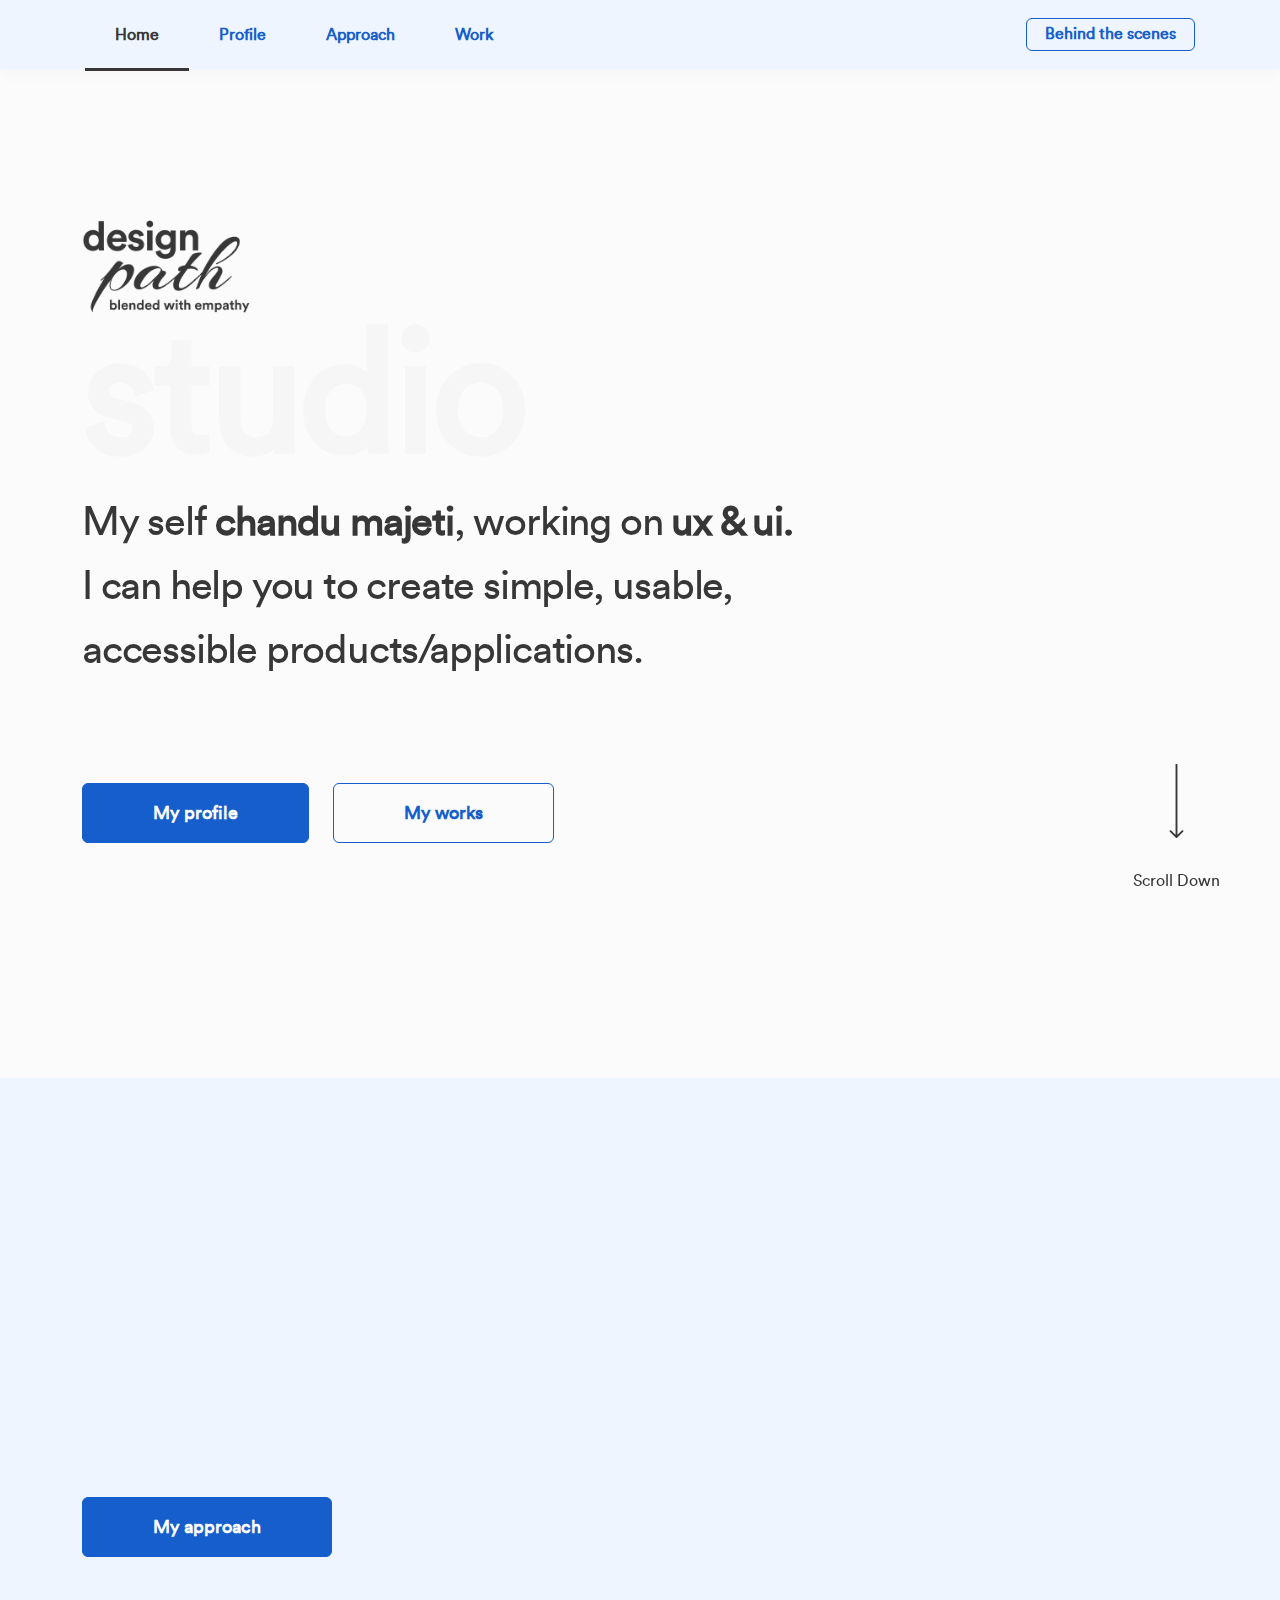
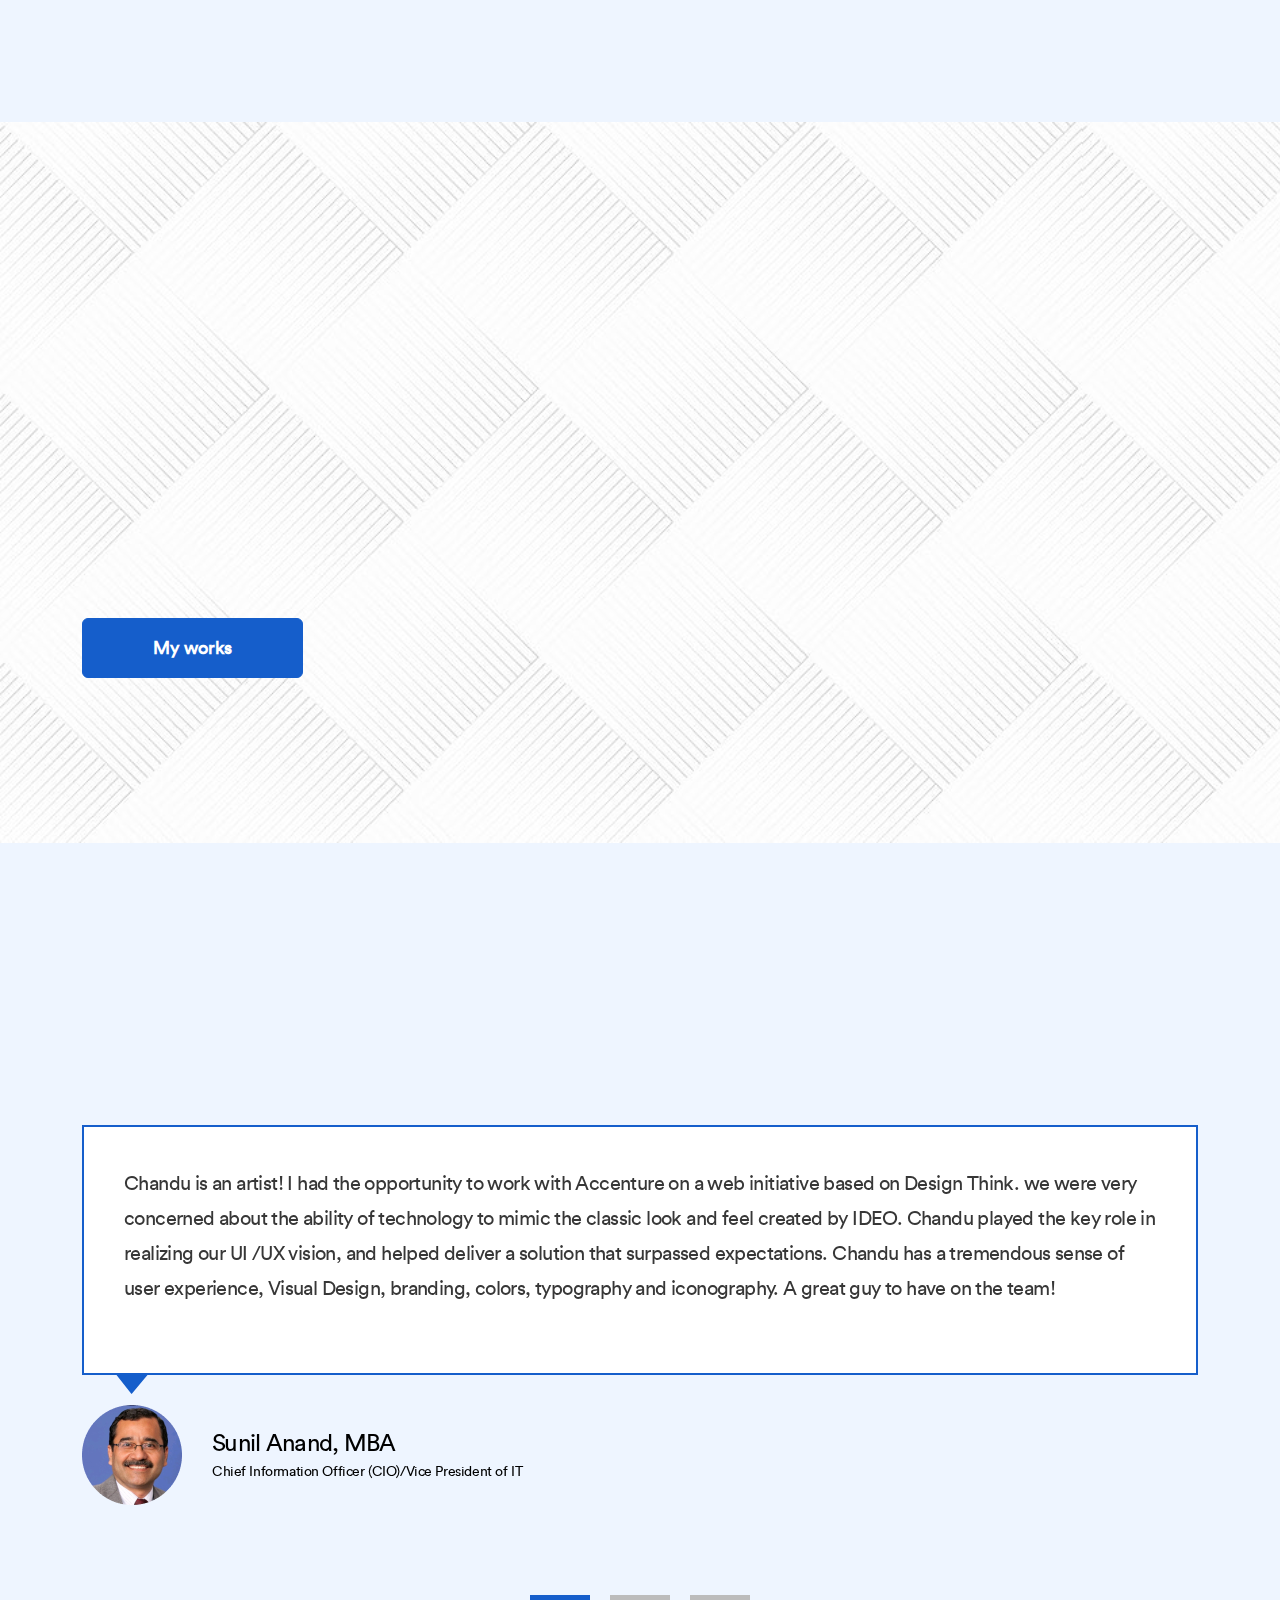
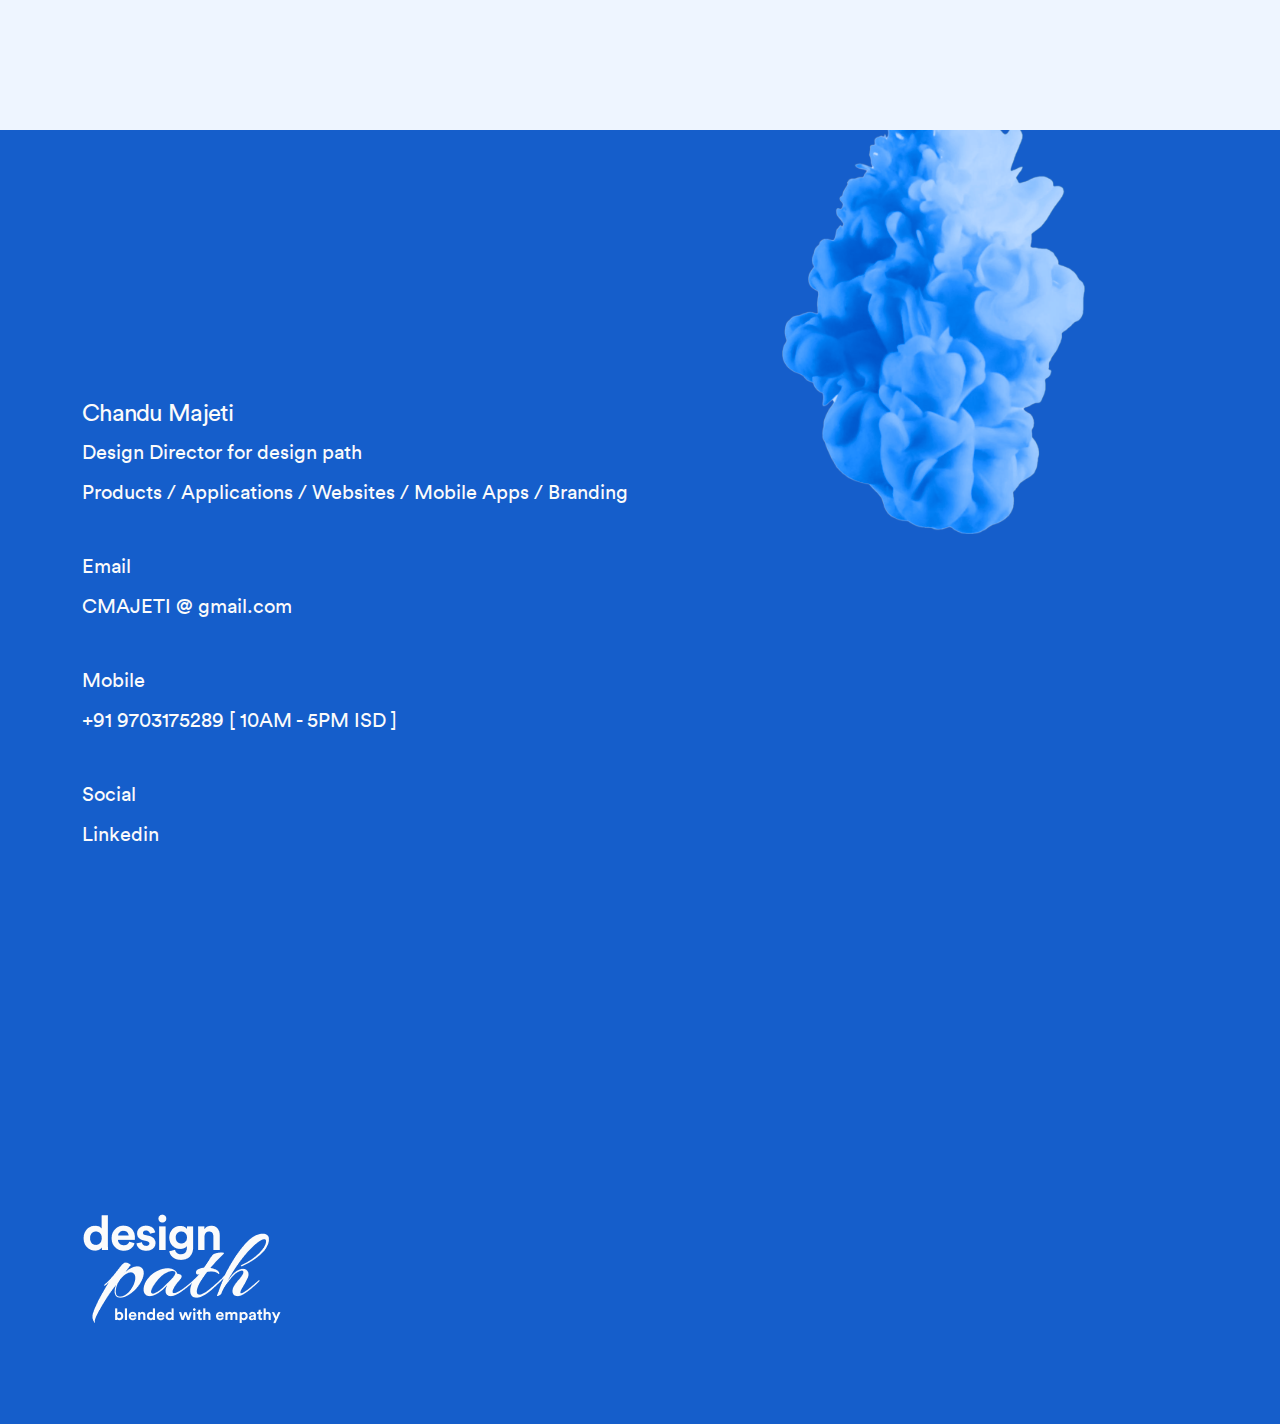
<file: index.html>
<!doctype html>
<html lang="en" class="h-100">
<head>
  <meta charset="utf-8">
  <meta name="viewport" content="width=device-width, initial-scale=1, shrink-to-fit=no">
  <meta name="description" content="My self chandu majeti, working on ux & ui.I can help you to create simple, usable, accessible products/applications.">
  <meta name="author" content="chandu majeti">
  <meta name="generator" content="">
  <meta property="og:type" content="website">
  <meta property="og:title" content="Design path">
  <meta property="og:description" content="My self chandu majeti, working on ux & ui.I can help you to create simple, usable, accessible products/applications.">
  <meta property="og:image" content="https://designpath.netlify.app/assets/images/logo.png">
  <meta property="og:url" content="https://designpath.com">
  <meta name="theme-color" content="#155ECB">
  <meta name="msapplication-navbutton-color" content="#155ECB">
  <meta name="apple-mobile-web-app-capable" content="yes">
  <meta name="apple-mobile-web-app-status-bar-style" content="#155ECB">
  <title> Home | Design Path </title>
  <link rel="shortcut icon" href="assets/images/favicon.png" type="image/x-icon">
  <!-- Bootstrap core CSS -->
  <link href="assets/css/owl.carousel.min.css" rel="stylesheet">
  <link href="assets/css/owl.theme.default.min.css" rel="stylesheet">
  <link href="assets/css/custom.css" rel="stylesheet">
  <link href="assets/css/aos.css" rel="stylesheet">
</head>
<body class="d-flex flex-column h-100">
  <header class="header ">
    <!-- Fixed navbar -->
    <nav class="navbar navbar-expand-lg navbar-dark">
      <div class="container">
        <div class="row d-flex no-gutters w-100 d-row">
          <div class="logo-hide col-3 ">
            <a class="navbar-brand smoth-scroll" href="index.html"><img src="assets/images/logo.png" alt="" /></a>
          </div>
          <div class="col-lg-12 col-9">
            <button class="navbar-toggler" data-nav="open" type="button">
              <span class="navbar-toggler-icon"></span>
            </button>
            <div class="collapse1 navbar-collapse sidenav-new-menu nav-full-menu" id="mySidenav2">
              <a href="javascript:void(0)" class="closebtn" data-nav="close"><img
                  src="assets/images/close-menu.png" alt="" /></a>
              <ul class="navbar-nav ">
                <li class="nav-item ">
                  <a class="nav-link smoth-scroll active" href="index.html">Home</a>
                </li>
                <li class="nav-item ">
                  <a class="nav-link smoth-scroll" href="profile.html">Profile</a>
                </li>
                <li class="nav-item ">
                  <a class="nav-link smoth-scroll" href="">Approach</a>
                </li>
                <li class="nav-item ">
                  <a class="nav-link smoth-scroll" href="work.html">Work</a>
                </li>
              </ul>
              <a href="#" class="btn btn-outline-primary ms-auto">
                Behind the scenes
              </a>
            </div>
            <div id="cd-shadow-layer" data-nav="close" style="display: none;"></div>
          </div>
        </div>
      </div>
    </nav>
     <!-- Fixed navbar end-->
  </header>
  <!-- Begin page content -->
  <main role="main" class="middle-section">
    <div class="middle-inner">
    <!-- section start -->
    <section class="banner-section ">
      <div class="banner-inner">
        <div class="container">
          <div class="row">
            <div class="col-lg-12">
             <div class="heading">
              <div class="brand-logo">
                <img src="./assets/images/logo.png" alt="">
              </div>
               <h3>studio</h3>
               <h1 data-aos="fade-up">My self <strong>chandu majeti</strong>, working on  <strong>ux & ui.</strong> I can help you to create simple, usable, accessible products/applications.</h1>
             </div>
             <div class="banner-btn-div">
                <a href="#" class="btn btn-primary">My profile</a>
                <a href="#" class="btn btn-secondary">My works</a>
             </div>
             <div class="scroll-dwon">
              <a href="#approch" class="smoth-scroll">
                <img src="assets/images/scroll-arrow.svg" alt="">
                Scroll Down</a>
             </div>
            </div>
          </div>
        </div>
      </div>
    </section>
    <section class="approch-section" id="approch">
      <div class="approch-inner">
        <div class="container">
          <div class="row">
            <div class="col-lg-12">
             <div class="heading" data-aos="fade-up">
              <h3>Don’t jump into design first ! My approach on projects.</h3>
             </div>
             <div class="approach-btn-div">
                <a href="#" class="btn btn-primary">My approach</a>
             </div>
            </div>
          </div>
        </div>
      </div>
    </section>
    <section class="mywork-section ">
      <div class="mywork-inner">
        <div class="container">
          <div class="row">
            <div class="col-lg-12">
             <div class="heading" data-aos="fade-up">
              <h3>My focus on solving problems for users and creating meaningful experiences.</h3>
             </div>
             <div class="mywork-btn-div">
                <a href="#" class="btn btn-primary">My works</a>
             </div>
            </div>
          </div>
        </div>
      </div>
    </section>
    <section class="slider-section ">
      <div class="slider-inner">
        <div class="container">
          <div class="row">
            <div class="col-lg-12">
             <div class="heading" data-aos="fade-up">
              <h3>Feel relax and happy ! When work recognised.</h3>
             </div>
            </div>
          </div>
          <div class="row">
            <div class="col-lg-12">
           <!-- Slider main container -->
            <div class="swiper owl-carousel">
              <!-- Additional required wrapper -->
              <div class="client-review">
                <div class="review-text">
                  <p>Chandu is an artist! I had the opportunity to work with Accenture on a web initiative based on Design Think. we were very concerned about the ability of technology to mimic the classic look and feel created by IDEO. Chandu played the key role in realizing our UI /UX vision, and helped deliver a solution that surpassed expectations. Chandu has a tremendous sense of user experience, Visual Design, branding, colors, typography and iconography. A great guy to have on the team!</p>
                </div>
                <div class="owner-profile">
                  <img src="assets/images/review-1.png" alt="owner" />
                  <div class="owner-name">
                    <h3>Sunil Anand, MBA</h3>
                    <p>Chief Information Officer (CIO)/Vice President of IT</p>
                  </div>
                </div>
              </div>
              <div class="client-review">
                <div class="review-text">
                  <p>Chandu is an artist! I had the opportunity to work with Accenture on a web initiative based on Design Think. we were very concerned about the ability of technology to mimic the classic look and feel created by IDEO. Chandu played the key role in realizing our UI /UX vision, and helped deliver a solution that surpassed expectations. Chandu has a tremendous sense of user experience, Visual Design, branding, colors, typography and iconography. A great guy to have on the team!</p>
                </div>
                <div class="owner-profile">
                  <img src="assets/images/review-1.png" alt="owner" />
                  <div class="owner-name">
                    <h3>Sunil Anand, MBA</h3>
                    <p>Chief Information Officer (CIO)/Vice President of IT</p>
                  </div>
                </div>
              </div>
              <div class="client-review">
                <div class="review-text">
                  <p>Chandu is an artist! I had the opportunity to work with Accenture on a web initiative based on Design Think. we were very concerned about the ability of technology to mimic the classic look and feel created by IDEO. Chandu played the key role in realizing our UI /UX vision, and helped deliver a solution that surpassed expectations. Chandu has a tremendous sense of user experience, Visual Design, branding, colors, typography and iconography. A great guy to have on the team!</p>
                </div>
                <div class="owner-profile">
                  <img src="assets/images/review-1.png" alt="owner" />
                  <div class="owner-name">
                    <h3>Sunil Anand, MBA</h3>
                    <p>Chief Information Officer (CIO)/Vice President of IT</p>
                  </div>
                </div>
              </div>
            </div>
            </div>
          </div>
        </div>
      </div>
    </section>
    <!-- section end -->
    </div>
  </main>
  <!-- end page content -->
  <!-- <footer class="footer-section mt-auto wow fadeIn" data-wow-delay="0.2s" data-wow-duration="1.5s" data-wow-offset="5"> -->
  <footer class="footer-section mt-auto ">
    <div class="footer-wrapper">
      <div class="container">
        <div class="row">
          <div class="col-lg-12" >
            <div class="footer-content">
              <div class="footer-title" data-aos="fade-up">
                  <h2>Let’s blend & work</h2>
              </div>
              <div>
                <div class="footer-content-box">
                  <h3>Chandu Majeti</h3>
                  <h6>Design Director for design path</h6>
                  <p>Products / Applications / Websites / Mobile Apps / Branding</p>
                </div>
                <div class="footer-content-box">
                  <h6>Email</h6>
                  <a href="mailto=CMAJETI@gmail.com" class="social-link">CMAJETI @ gmail.com</a>
                </div>
                <div class="footer-content-box">
                  <h6>Mobile</h6>
                  <a href="tel:+91-9703175289">+91 9703175289 [ 10AM - 5PM ISD ]</a>
                </div>
                <div class="footer-content-box">
                  <h6>Social</h6>
                  <a href="#" class="social-link">Linkedin</a>
                </div>
              </div>
            </div>
            <div class="new-footer" data-aos="zoom-in-right" >
              <p class="footer-tagline">Good design is good business.</p>
            </div>
            <div class="footer-logo">
              <img src="assets/images/footer-logo.png" alt="">
            </div>
          </div>
        </div>
      </div>
    </div>
  </footer>
  <div id="stop" class="scrollTop">
    <span><a href="">Top</a></span>
  </div>
  <script src="assets/js/jquery.min.js"></script>
  <script src="assets/js/bootstrap.bundle.min.js"></script>
  <script src="assets/js/owl.carousel.min.js"></script>
  <script src="assets/js/owl.carousel.js"></script>
  <script src="assets/js/wow.js"></script>
  <script src="assets/js/custom.js"></script>
  <script src="assets/js/aos.js"></script>
</html>
</file>
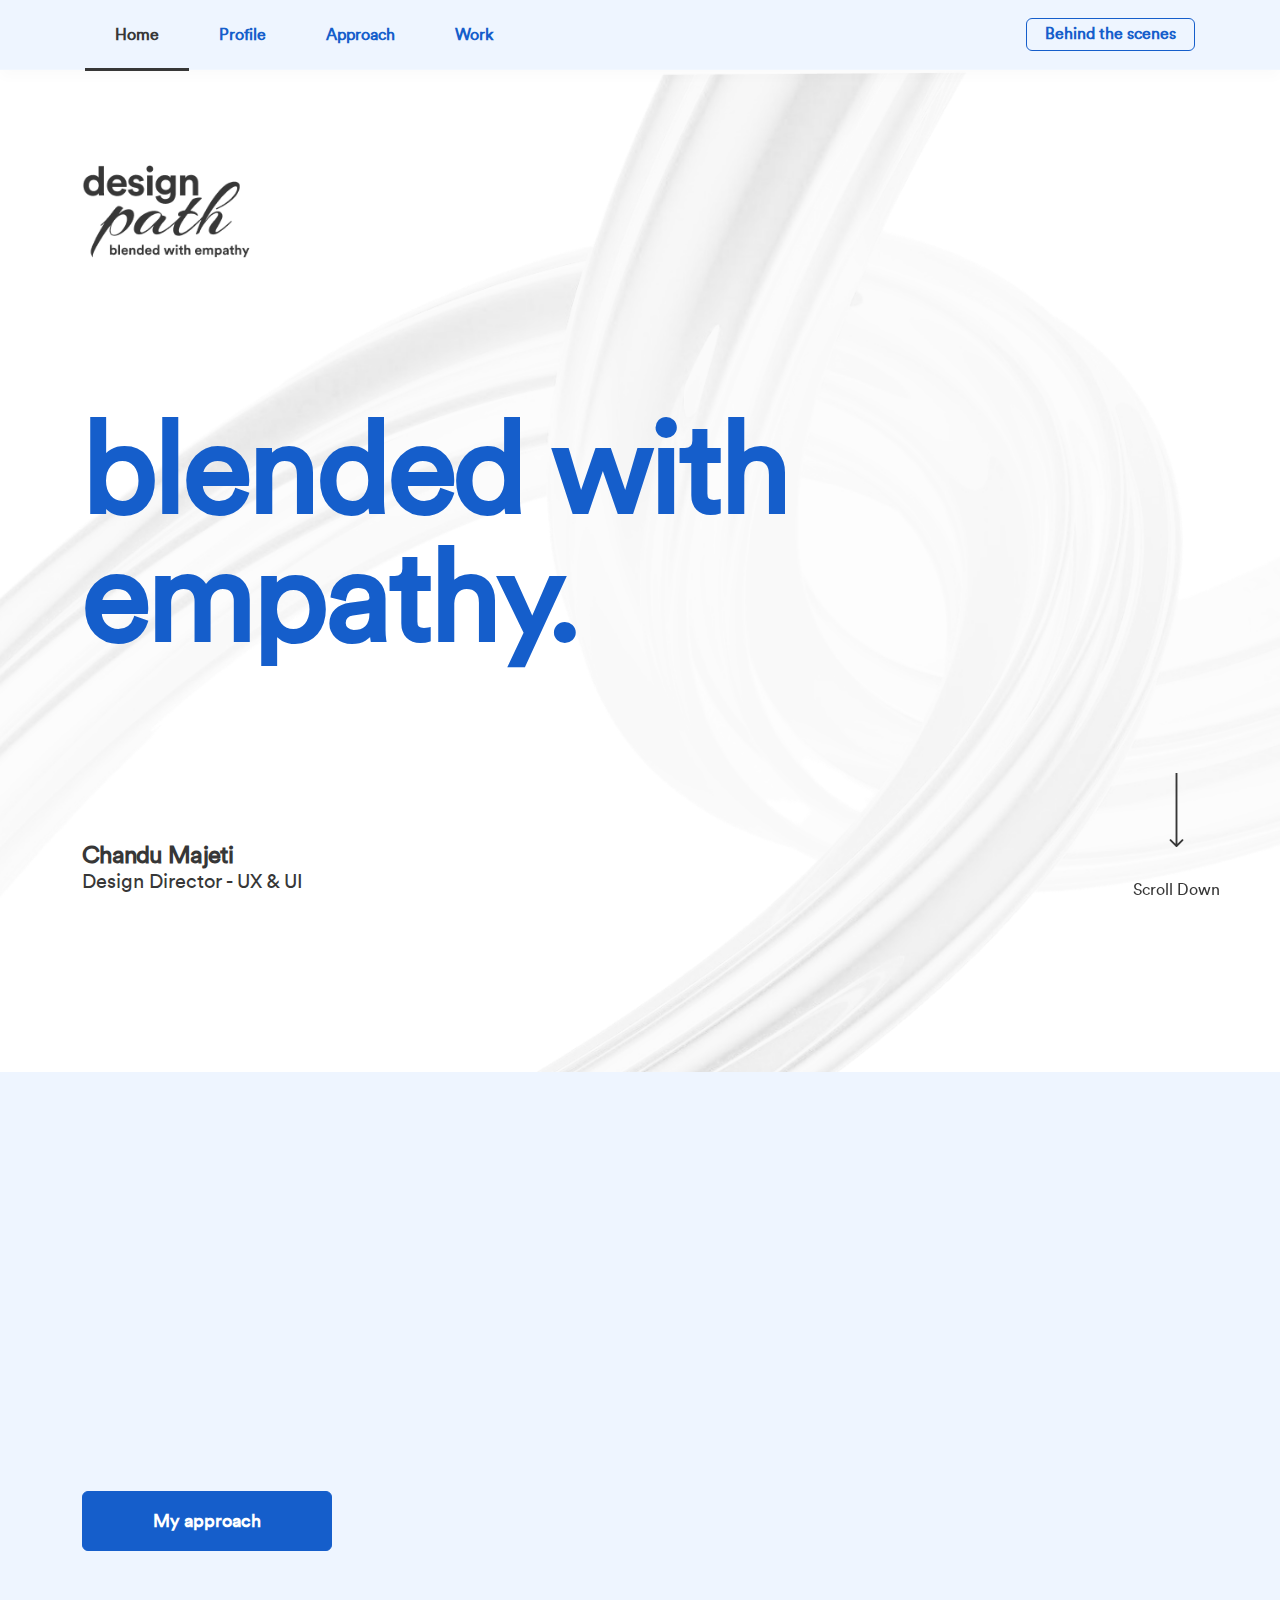
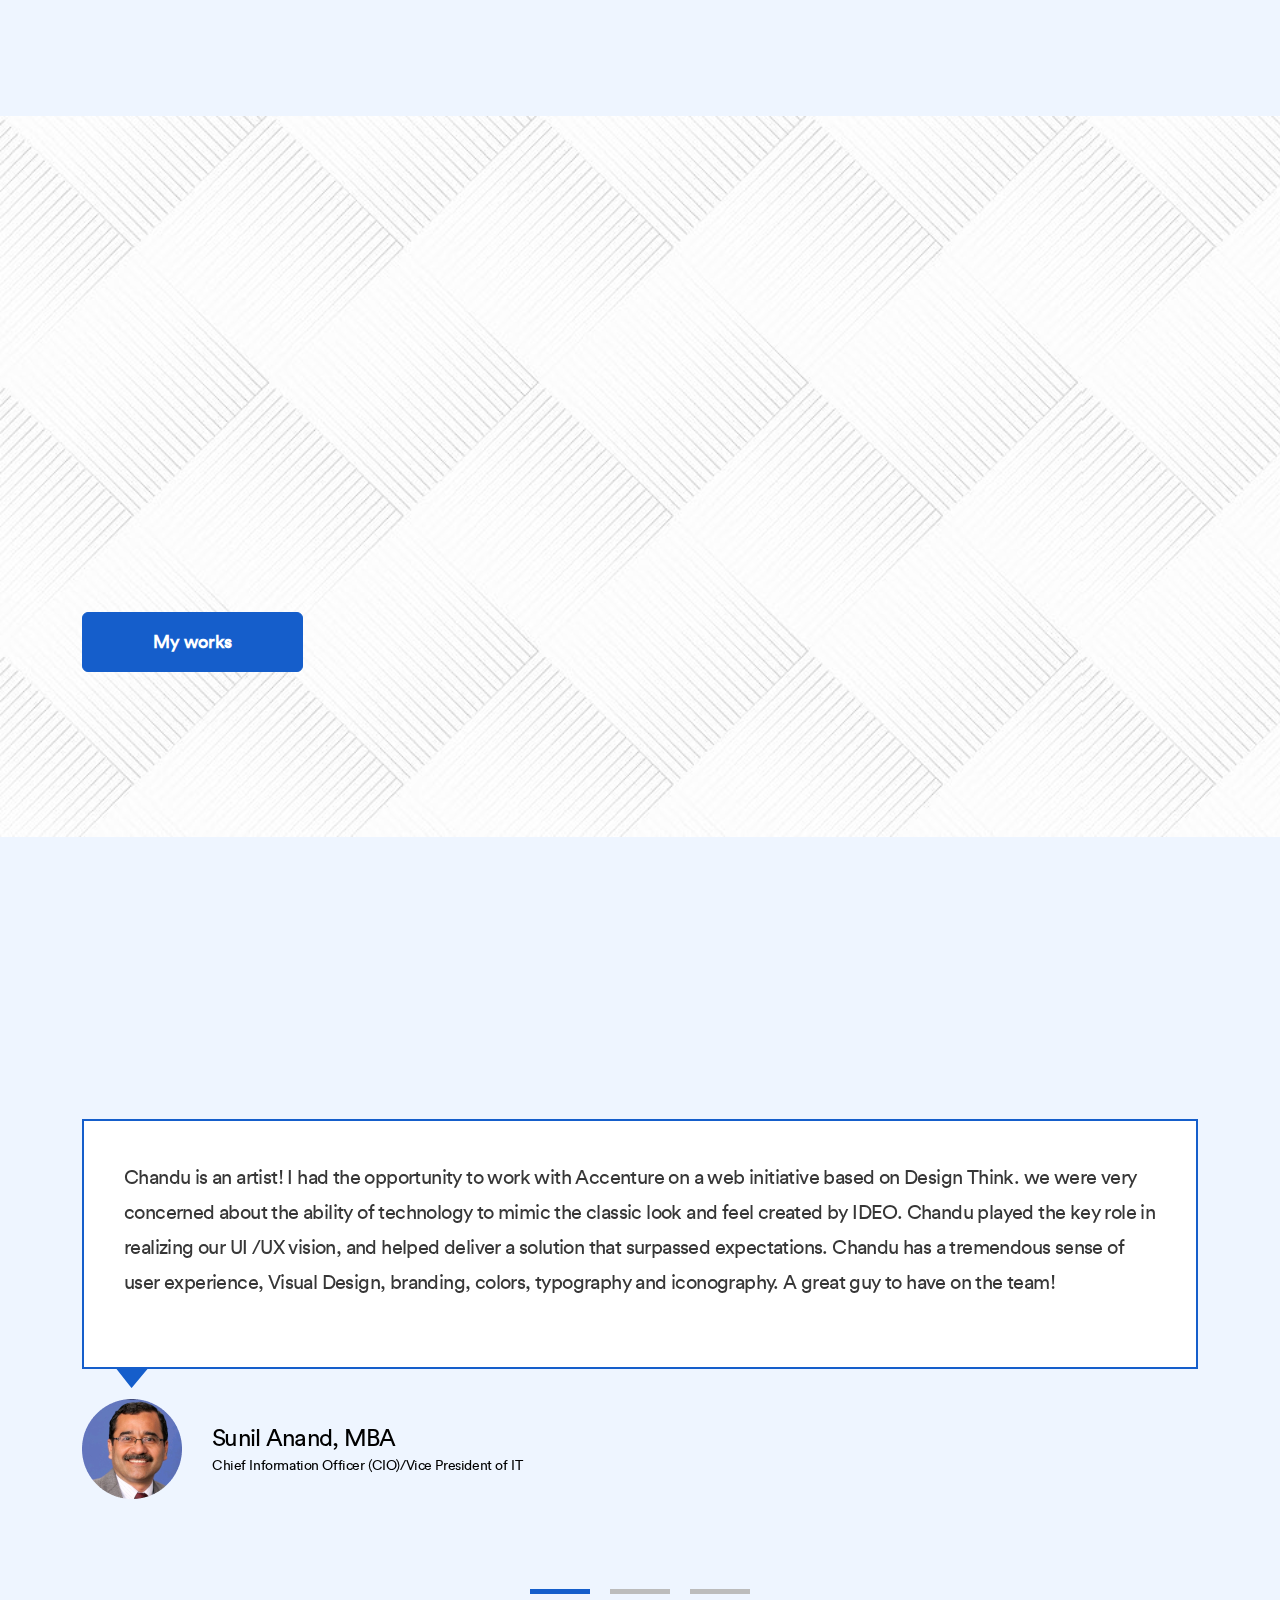
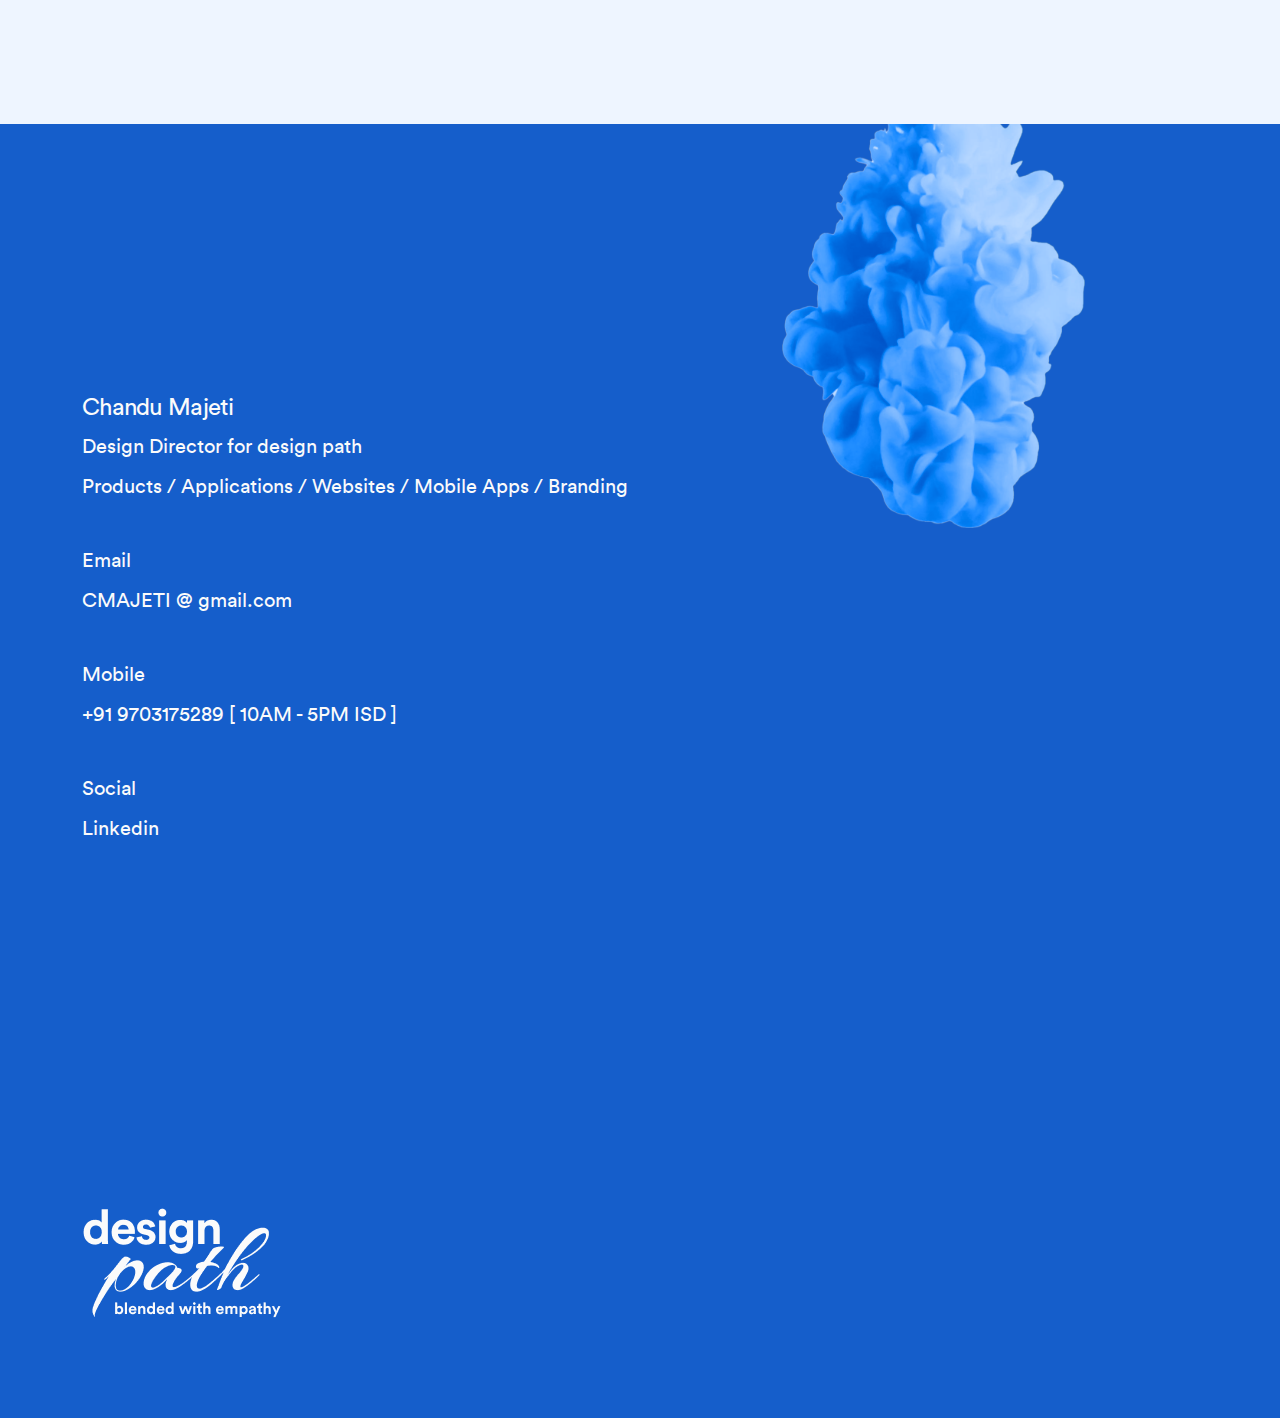
<file: index-2.html>
<!doctype html>
<html lang="en" class="h-100">
<head>
  <meta charset="utf-8">
  <meta name="viewport" content="width=device-width, initial-scale=1, shrink-to-fit=no">
  <meta name="description" content="">
  <meta name="author" content="">
  <meta name="generator" content="">
  <meta property="og:type" content="website">
  <meta property="og:title" content="Design Path">
  <meta property="og:description" content="css, animation, scrolling up header ">
  <meta property="og:image" content="assets/images/logo.png">
  <meta property="og:url" content="https://designpath.com">
  <meta name="theme-color" content="#155ECB">
  <meta name="msapplication-navbutton-color" content="#155ECB">
  <meta name="apple-mobile-web-app-capable" content="yes">
  <meta name="apple-mobile-web-app-status-bar-style" content="#155ECB">
  <title> Home | Design Path </title>
  <link rel="shortcut icon" href="assets/images/favicon.png" type="image/x-icon">
  <!-- Bootstrap core CSS -->
  <link href="assets/css/owl.carousel.min.css" rel="stylesheet">
  <link href="assets/css/owl.theme.default.min.css" rel="stylesheet">
  <link href="assets/css/custom.css" rel="stylesheet">
  <link href="assets/css/aos.css" rel="stylesheet">
</head>
<body class="d-flex flex-column h-100">
  <header class="header ">
    <!-- Fixed navbar -->
    <nav class="navbar navbar-expand-lg navbar-dark">
      <div class="container">
        <div class="row d-flex no-gutters w-100 d-row">
          <div class="logo-hide col-3 ">
            <a class="navbar-brand smoth-scroll" href="index.html"><img src="assets/images/logo.png" alt="" /></a>
          </div>
          <div class="col-lg-12 col-9">
            <button class="navbar-toggler" data-nav="open" type="button">
              <span class="navbar-toggler-icon"></span>
            </button>
            <div class="collapse1 navbar-collapse sidenav-new-menu nav-full-menu" id="mySidenav2">
              <a href="javascript:void(0)" class="closebtn" data-nav="close"><img
                  src="assets/images/close-menu.png" alt="" /></a>
              <ul class="navbar-nav ">
                <li class="nav-item ">
                  <a class="nav-link smoth-scroll active" href="index.html">Home</a>
                </li>
                <li class="nav-item ">
                  <a class="nav-link smoth-scroll" href="profile.html">Profile</a>
                </li>
                <li class="nav-item ">
                  <a class="nav-link smoth-scroll" href="">Approach</a>
                </li>
                <li class="nav-item ">
                  <a class="nav-link smoth-scroll" href="work.html">Work</a>
                </li>
              </ul>
              <a href="#" class="btn btn-outline-primary ms-auto">
                Behind the scenes
              </a>
            </div>
            <div id="cd-shadow-layer" data-nav="close" style="display: none;"></div>
          </div>
        </div>
      </div>
    </nav>
     <!-- Fixed navbar end-->
  </header>
  <!-- Begin page content -->
  <main role="main" class="middle-section">
    <div class="middle-inner">
    <!-- section start -->
    <section class="banner-section banner-2">
      <div class="banner-inner">
        <div class="container">
          <div class="row">
            <div class="col-lg-12">
             <div class="heading">
              <div class="brand-logo">
                <img src="./assets/images/logo.png" alt="">
              </div>
               <h1 class="" data-aos="zoom-in-right">blended with <span>empathy.</span></h1>
             </div>
             <div class="banner-author">
                <h3>Chandu Majeti </h3>
                <p>Design Director - UX & UI</p>
             </div>
             <div class="scroll-dwon">
              <a href="#approch" class="smoth-scroll">
                <img src="assets/images/scroll-arrow.svg" alt="">
                Scroll Down</a>
             </div>
            </div>
          </div>
        </div>
      </div>
    </section>
    <section class="approch-section" id="approch">
      <div class="approch-inner">
        <div class="container">
          <div class="row">
            <div class="col-lg-12">
             <div class="heading" data-aos="fade-up">
              <h3>Don’t jump into design first ! My approach on projects.</h3>
             </div>
             <div class="approach-btn-div">
                <a href="#" class="btn btn-primary">My approach</a>
             </div>
            </div>
          </div>
        </div>
      </div>
    </section>
    <section class="mywork-section ">
      <div class="mywork-inner">
        <div class="container">
          <div class="row">
            <div class="col-lg-12">
             <div class="heading" data-aos="fade-up">
              <h3>My focus on solving problems for users and creating meaningful experiences.</h3>
             </div>
             <div class="mywork-btn-div">
                <a href="#" class="btn btn-primary">My works</a>
             </div>
            </div>
          </div>
        </div>
      </div>
    </section>
    <section class="slider-section ">
      <div class="slider-inner">
        <div class="container">
          <div class="row">
            <div class="col-lg-12">
             <div class="heading" data-aos="fade-up">
              <h3>Feel relax and happy !When work recognised.</h3>
             </div>
            </div>
          </div>
          <div class="row">
            <div class="col-lg-12">
           <!-- Slider main container -->
            <div class="swiper owl-carousel">
              <!-- Additional required wrapper -->
              <div class="client-review">
                <div class="review-text">
                  <p>Chandu is an artist! I had the opportunity to work with Accenture on a web initiative based on Design Think. we were very concerned about the ability of technology to mimic the classic look and feel created by IDEO. Chandu played the key role in realizing our UI /UX vision, and helped deliver a solution that surpassed expectations. Chandu has a tremendous sense of user experience, Visual Design, branding, colors, typography and iconography. A great guy to have on the team!</p>
                </div>
                <div class="owner-profile">
                  <img src="assets/images/review-1.png" alt="owner" />
                  <div class="owner-name">
                    <h3>Sunil Anand, MBA</h3>
                    <p>Chief Information Officer (CIO)/Vice President of IT</p>
                  </div>
                </div>
              </div>
              <div class="client-review">
                <div class="review-text">
                  <p>Chandu is an artist! I had the opportunity to work with Accenture on a web initiative based on Design Think. we were very concerned about the ability of technology to mimic the classic look and feel created by IDEO. Chandu played the key role in realizing our UI /UX vision, and helped deliver a solution that surpassed expectations. Chandu has a tremendous sense of user experience, Visual Design, branding, colors, typography and iconography. A great guy to have on the team!</p>
                </div>
                <div class="owner-profile">
                  <img src="assets/images/review-1.png" alt="owner" />
                  <div class="owner-name">
                    <h3>Sunil Anand, MBA</h3>
                    <p>Chief Information Officer (CIO)/Vice President of IT</p>
                  </div>
                </div>
              </div>
              <div class="client-review">
                <div class="review-text">
                  <p>Chandu is an artist! I had the opportunity to work with Accenture on a web initiative based on Design Think. we were very concerned about the ability of technology to mimic the classic look and feel created by IDEO. Chandu played the key role in realizing our UI /UX vision, and helped deliver a solution that surpassed expectations. Chandu has a tremendous sense of user experience, Visual Design, branding, colors, typography and iconography. A great guy to have on the team!</p>
                </div>
                <div class="owner-profile">
                  <img src="assets/images/review-1.png" alt="owner" />
                  <div class="owner-name">
                    <h3>Sunil Anand, MBA</h3>
                    <p>Chief Information Officer (CIO)/Vice President of IT</p>
                  </div>
                </div>
              </div>
            </div>
            </div>
          </div>
        </div>
      </div>
    </section>
    <!-- section end -->
    </div>
  </main>
  <!-- end page content -->
  <!-- <footer class="footer-section mt-auto wow fadeIn" data-wow-delay="0.2s" data-wow-duration="1.5s" data-wow-offset="5"> -->
  <footer class="footer-section mt-auto">
    <div class="footer-wrapper">
      <div class="container">
        <div class="row">
          <div class="col-lg-12">
            <div class="footer-content">
              <div class="footer-title" data-aos="fade-up">
                  <h2>Let’s blend & work</h2>
              </div>
              <div>
                <div class="footer-content-box">
                  <h3>Chandu Majeti</h3>
                  <h6>Design Director for design path</h6>
                  <p>Products / Applications / Websites / Mobile Apps / Branding</p>
                </div>
                <div class="footer-content-box">
                  <h6>Email</h6>
                  <a href="mailto=CMAJETI@gmail.com" class="social-link">CMAJETI @ gmail.com</a>
                </div>
                <div class="footer-content-box">
                  <h6>Mobile</h6>
                  <a href="tel:+91-9703175289">+91 9703175289 [ 10AM - 5PM ISD ]</a>
                </div>
                <div class="footer-content-box">
                  <h6>Social</h6>
                  <a href="#" class="social-link">Linkedin</a>
                </div>
              </div>
            </div>
            <div class="new-footer" data-aos="zoom-in-right">
              <p class="footer-tagline">Good design is good business.</p>
            </div>
            <div class="footer-logo">
              <img src="assets/images/footer-logo.png" alt="">
            </div>
          </div>
        </div>
      </div>
    </div>
  </footer>
  <div id="stop" class="scrollTop">
    <span><a href="">Top</a></span>
  </div>
  <script src="assets/js/jquery.min.js"></script>
  <script src="assets/js/bootstrap.bundle.min.js"></script>
  <script src="assets/js/owl.carousel.min.js"></script>
  <script src="assets/js/owl.carousel.js"></script>
  <script src="assets/js/wow.js"></script>
  <script src="assets/js/custom.js"></script>
  <script src="assets/js/aos.js"></script>
</html>
</file>
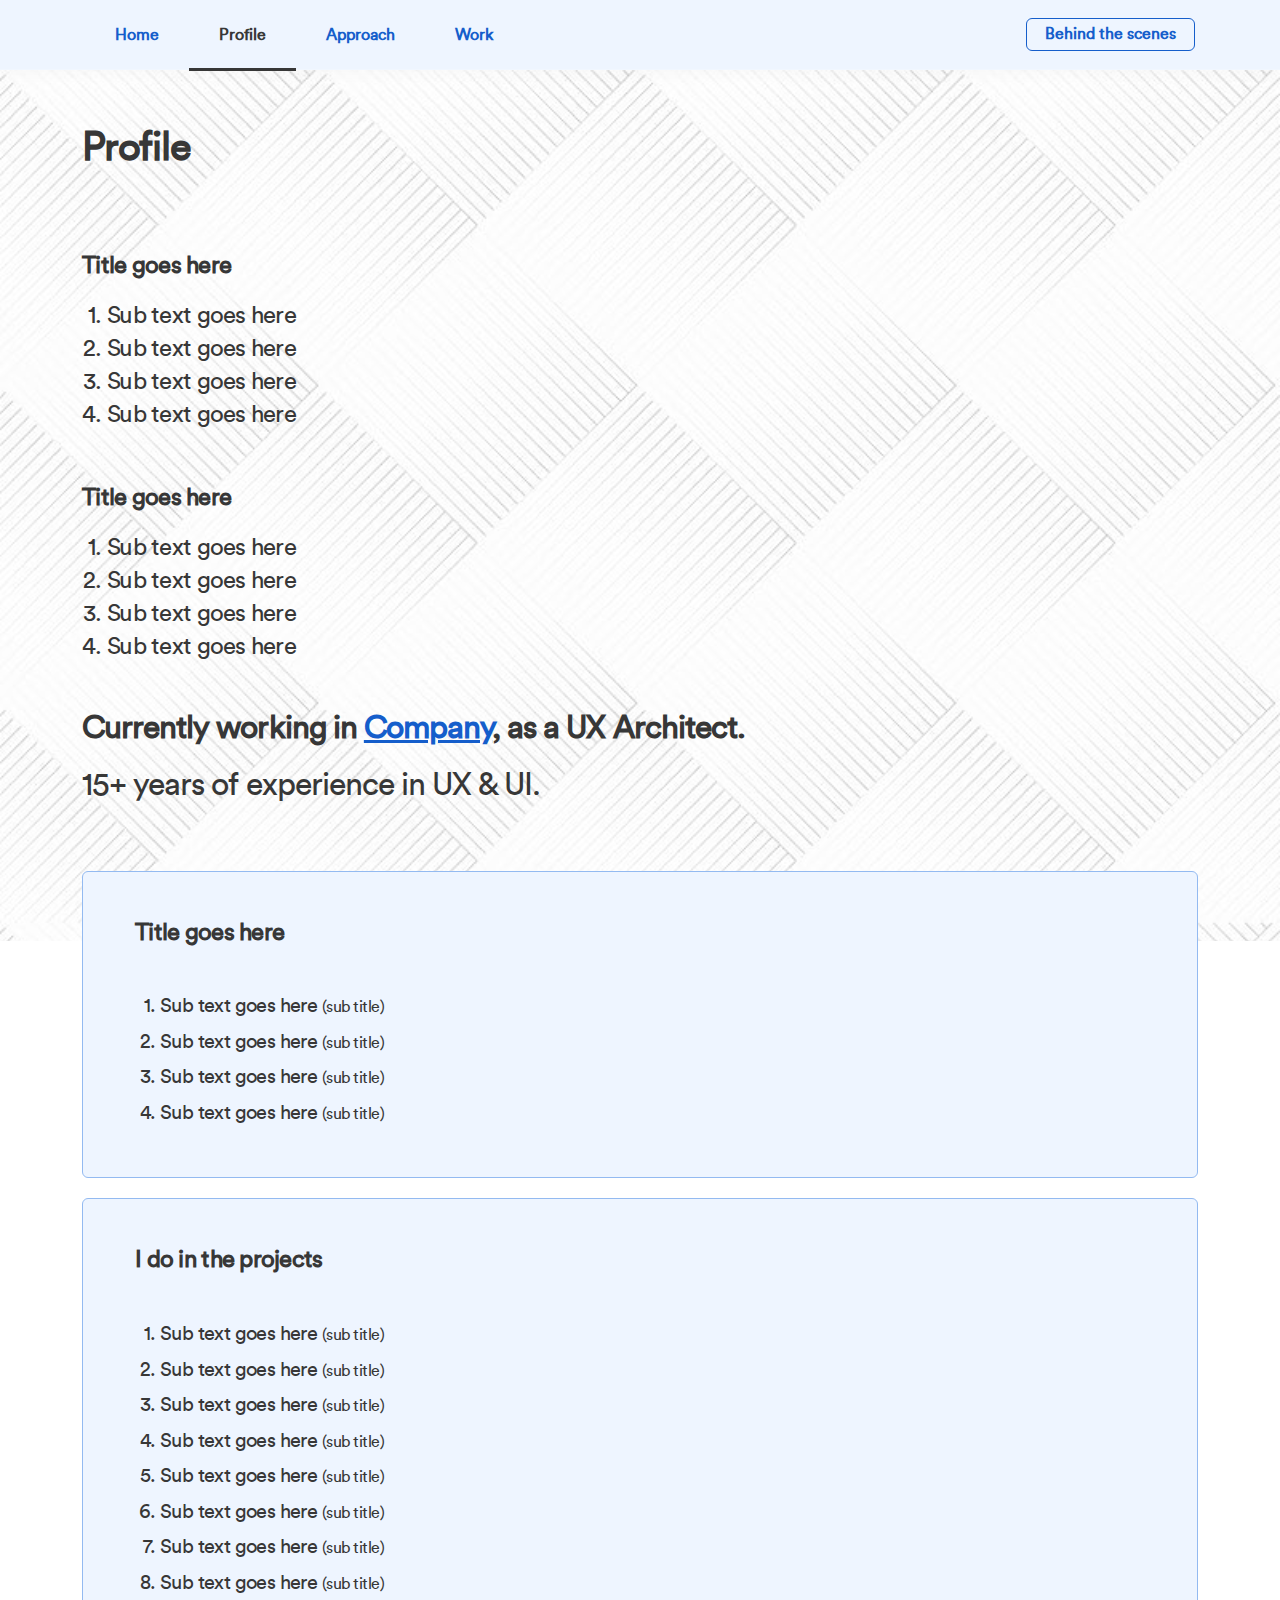
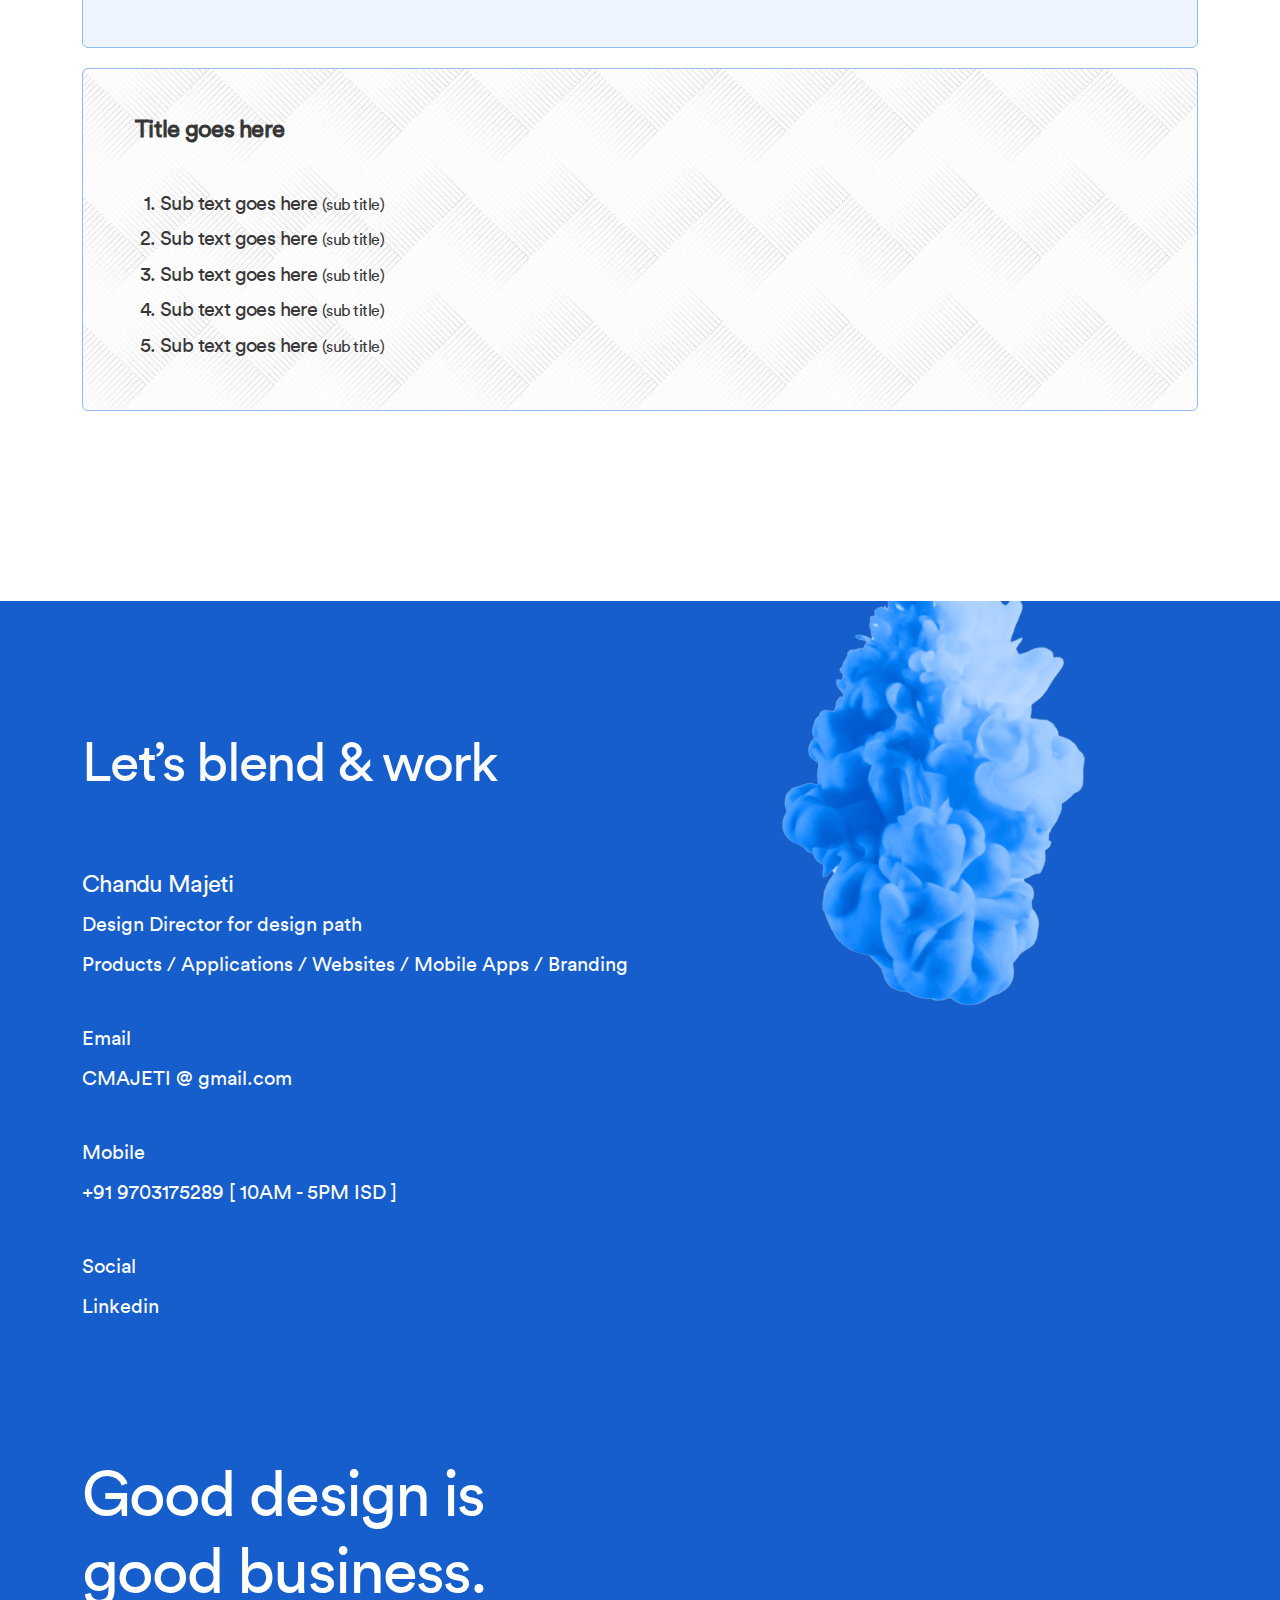
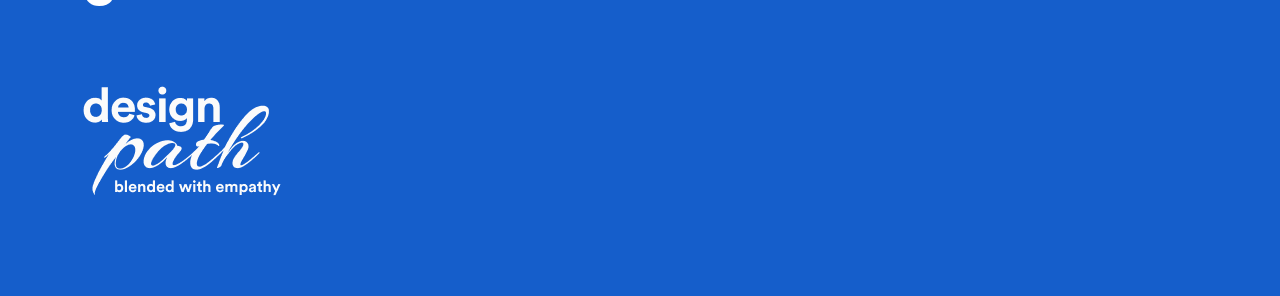
<file: profile.html>
<!doctype html>
<html lang="en" class="h-100">
<head>
  <meta charset="utf-8">
  <meta name="viewport" content="width=device-width, initial-scale=1, shrink-to-fit=no">
  <meta name="description" content="">
  <meta name="author" content="">
  <meta name="generator" content="">
  <meta property="og:title" content="Home | Design Path">
  <meta property="og:description" content="css, animation, scrolling up header ">
  <meta property="og:image" content="">
  <meta property="og:url" content="">
  <meta name="theme-color" content="#155ECB">
  <meta name="msapplication-navbutton-color" content="#155ECB">
  <meta name="apple-mobile-web-app-capable" content="yes">
  <meta name="apple-mobile-web-app-status-bar-style" content="#155ECB">
  <title> Profile | Design Path </title>
  <link rel="shortcut icon" href="assets/images/favicon.png" type="image/x-icon">
  <!-- Bootstrap core CSS -->
  <link href="assets/css/owl.carousel.min.css" rel="stylesheet">
  <link href="assets/css/owl.theme.default.min.css" rel="stylesheet">
  <link href="assets/css/custom.css" rel="stylesheet">
</head>
<body class="d-flex flex-column h-100">
  <header class="header ">
    <!-- Fixed navbar -->
    <nav class="navbar navbar-expand-lg navbar-dark">
      <div class="container">
        <div class="row d-flex no-gutters w-100 d-row">
          <div class="logo-hide col-3 ">
            <a class="navbar-brand smoth-scroll" href="index.html"><img src="assets/images/logo.png" alt="" /></a>
          </div>
          <div class="col-lg-12 col-9">
            <button class="navbar-toggler" data-nav="open" type="button">
              <span class="navbar-toggler-icon"></span>
            </button>
            <div class="collapse1 navbar-collapse sidenav-new-menu nav-full-menu" id="mySidenav2">
              <a href="javascript:void(0)" class="closebtn" data-nav="close"><img
                  src="assets/images/close-menu.png" alt="" /></a>
              <ul class="navbar-nav ">
                <li class="nav-item ">
                  <a class="nav-link smoth-scroll" href="index.html">Home</a>
                </li>
                <li class="nav-item ">
                  <a class="nav-link smoth-scroll active" href="profile.html">Profile</a>
                </li>
                <li class="nav-item ">
                  <a class="nav-link smoth-scroll" href="#">Approach</a>
                </li>
                <li class="nav-item ">
                  <a class="nav-link smoth-scroll" href="work.html">Work</a>
                </li>
              </ul>
              <a href="#" class="btn btn-outline-primary ms-auto">
                Behind the scenes
              </a>
            </div>
            <div id="cd-shadow-layer" data-nav="close" style="display: none;"></div>
          </div>
        </div>
      </div>
    </nav>
     <!-- Fixed navbar end-->
  </header>
  <!-- Begin page content -->
  <main role="main" class="middle-section">
    <div class="middle-inner">
    <section class="profile-section ">
      <div class="profile-inner">
        <div class="container">
          <div class="row">
            <div class="col-lg-12">
             <div class="heading">
              <h2>Profile</h2>
             </div>
              <div class="prfoile-box">
                <h3>Title goes here</h3>
                <ul>
                  <li>Sub text goes here</li>
                  <li>Sub text goes here</li>
                  <li>Sub text goes here</li>
                  <li>Sub text goes here</li>
                </ul>
              </div>
              <div class="prfoile-box">
                <h3>Title goes here</h3>
                <ul>
                  <li>Sub text goes here</li>
                  <li>Sub text goes here</li>
                  <li>Sub text goes here</li>
                  <li>Sub text goes here</li>
                </ul>
              </div>
              <div class="working-box">
                <h3>Currently working in <a href="#!">Company</a>, as a UX Architect.</h3>
                <p>15+ years of experience in UX & UI.</p>
              </div>
            </div>
          </div>
        </div>
      </div>
    </section>
    <section class="working-section">
      <div class="working-inner">
        <div class="container">
          <div class="row">
            <div class="col-lg-12">
              <div class="working-card">
                <h3>Title goes here</h3>
                <ul>
                  <li>Sub text goes here <span> (sub title)</span></li>
                  <li>Sub text goes here <span> (sub title)</span></li>
                  <li>Sub text goes here <span> (sub title)</span></li>
                  <li>Sub text goes here <span> (sub title)</span></li>
                </ul>
              </div>
              <div class="working-card">
                <h3>I do in the projects </h3>
                <ul>
                  <li>Sub text goes here <span> (sub title)</span></li>
                  <li>Sub text goes here <span> (sub title)</span></li>
                  <li>Sub text goes here <span> (sub title)</span></li>
                  <li>Sub text goes here <span> (sub title)</span></li>
                  <li>Sub text goes here <span> (sub title)</span></li>
                  <li>Sub text goes here <span> (sub title)</span></li>
                  <li>Sub text goes here <span> (sub title)</span></li>
                  <li>Sub text goes here <span> (sub title)</span></li>
                </ul>
              </div>
              <div class="working-card bg-card">
                <h3>Title goes here</h3>
                <ul>
                  <li>Sub text goes here <span> (sub title)</span></li>
                  <li>Sub text goes here <span> (sub title)</span></li>
                  <li>Sub text goes here <span> (sub title)</span></li>
                  <li>Sub text goes here <span> (sub title)</span></li>
                  <li>Sub text goes here <span> (sub title)</span></li>
                </ul>
              </div>
            </div>
          </div>
        </div>
      </div>
    </section>
    <!-- section end -->
    </div>
  </main>
  <!-- end page content -->
  <!-- <footer class="footer-section mt-auto wow fadeIn" data-wow-delay="0.2s" data-wow-duration="1.5s" data-wow-offset="5"> -->
  <footer class="footer-section mt-auto">
    <div class="footer-wrapper">
      <div class="container">
        <div class="row">
          <div class="col-lg-12">
            <div class="footer-content">
              <div class="footer-title">
                  <h2>Let’s blend & work</h2>
              </div>
              <div>
                <div class="footer-content-box">
                  <h3>Chandu Majeti</h3>
                  <h6>Design Director for design path</h6>
                  <p>Products / Applications / Websites / Mobile Apps / Branding</p>
                </div>
                <div class="footer-content-box">
                  <h6>Email</h6>
                  <a href="mailto=CMAJETI@gmail.com" class="social-link">CMAJETI @ gmail.com</a>
                </div>
                <div class="footer-content-box">
                  <h6>Mobile</h6>
                  <a href="tel:+91-9703175289">+91 9703175289 [ 10AM - 5PM ISD ]</a>
                </div>
                <div class="footer-content-box">
                  <h6>Social</h6>
                  <a href="#" class="social-link">Linkedin</a>
                </div>
              </div>
            </div>
            <div class="new-footer">
              <p class="footer-tagline">Good design is good business.</p>
            </div>
            <div class="footer-logo">
              <img src="assets/images/footer-logo.png" alt="">
            </div>
          </div>
        </div>
      </div>
    </div>
  </footer>
  <div id="stop" class="scrollTop">
    <span><a href="">Top</a></span>
  </div>
  <script src="assets/js/jquery.min.js"></script>
  <script src="assets/js/bootstrap.bundle.min.js"></script>
  <script src="assets/js/owl.carousel.min.js"></script>
  <script src="assets/js/owl.carousel.js"></script>
  <script src="assets/js/wow.js"></script>
  <script src="assets/js/custom.js"></script>
</html>
</file>
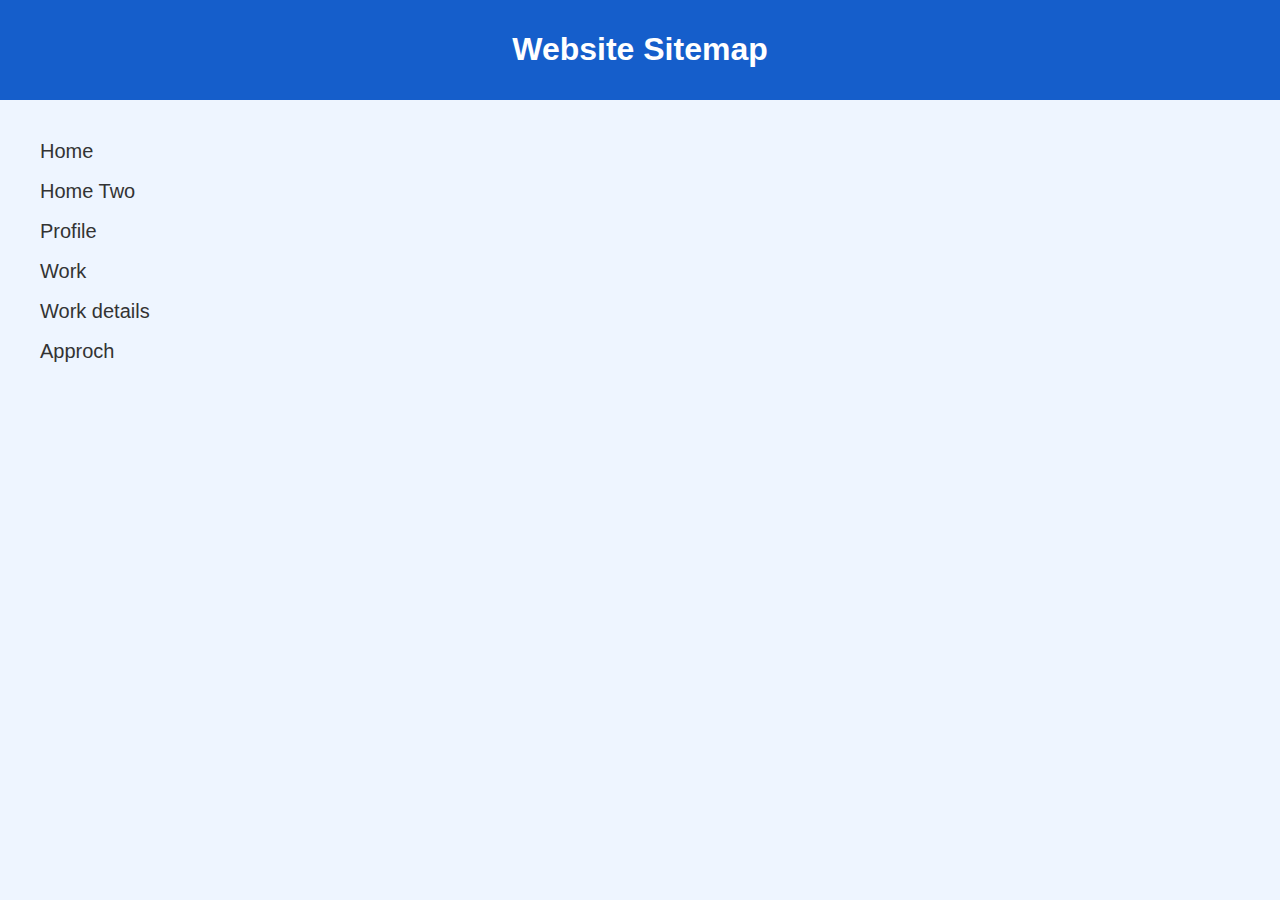
<file: sitemap.html>
<!DOCTYPE html>
<html lang="en">
<head>
<meta charset="UTF-8">
<meta name="viewport" content="width=device-width, initial-scale=1.0">
<style>
  body {
    font-family: Arial, sans-serif;
    margin: 0;
    padding: 0;
    background-color: #EEF5FF;
  }
  header {
    background-color: #155ECB;
    color: #fff;
    text-align: center;
    padding: 10px 0;
  }
  .container {
    max-width: 1200px;
    margin: 0 auto;
    padding: 20px;
  }
  ul {
    list-style: none;
    padding: 0;
  }
  li {
    margin-bottom: 10px;
  }
  a {
    color: #333;
    text-decoration: none;
    font-size: 20px;
    line-height: 30px;
  }
  a:hover {
    text-decoration: underline;
  }
</style>
<title>Sitemap</title>
</head>
<body>
  <header>
    <h1>Website Sitemap</h1>
  </header>
  <div class="container">
    <ul>
      <li><a target="_blank" href="index.html">Home</a></li>
      <li><a target="_blank" href="index-2.html">Home Two</a></li>
      <li><a target="_blank" href="profile.html">Profile</a></li>
      <li><a target="_blank" href="work.html">Work</a></li>
      <li><a target="_blank" href="work-details.html">Work details</a></li>
      <li><a target="_blank" href="approch.html">Approch</a></li>
    </ul>
  </div>
</body>
</html>
</file>
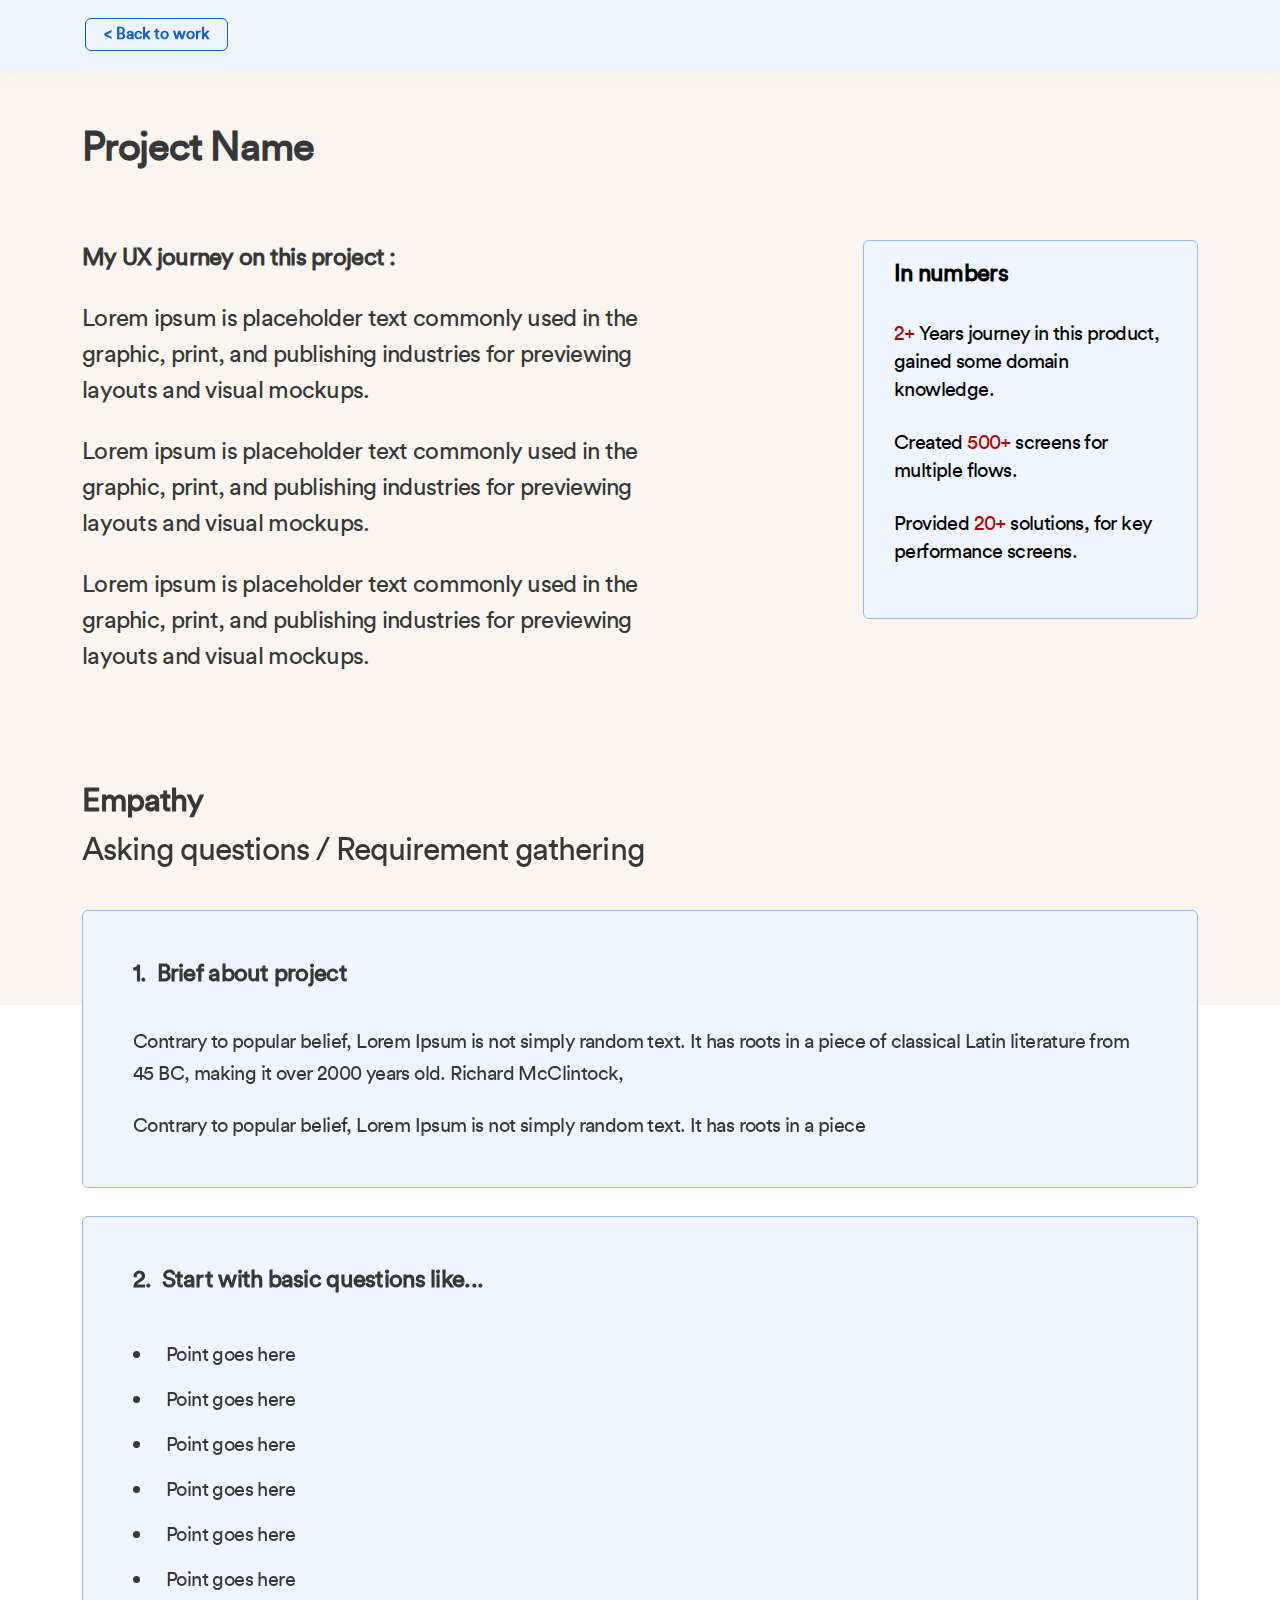
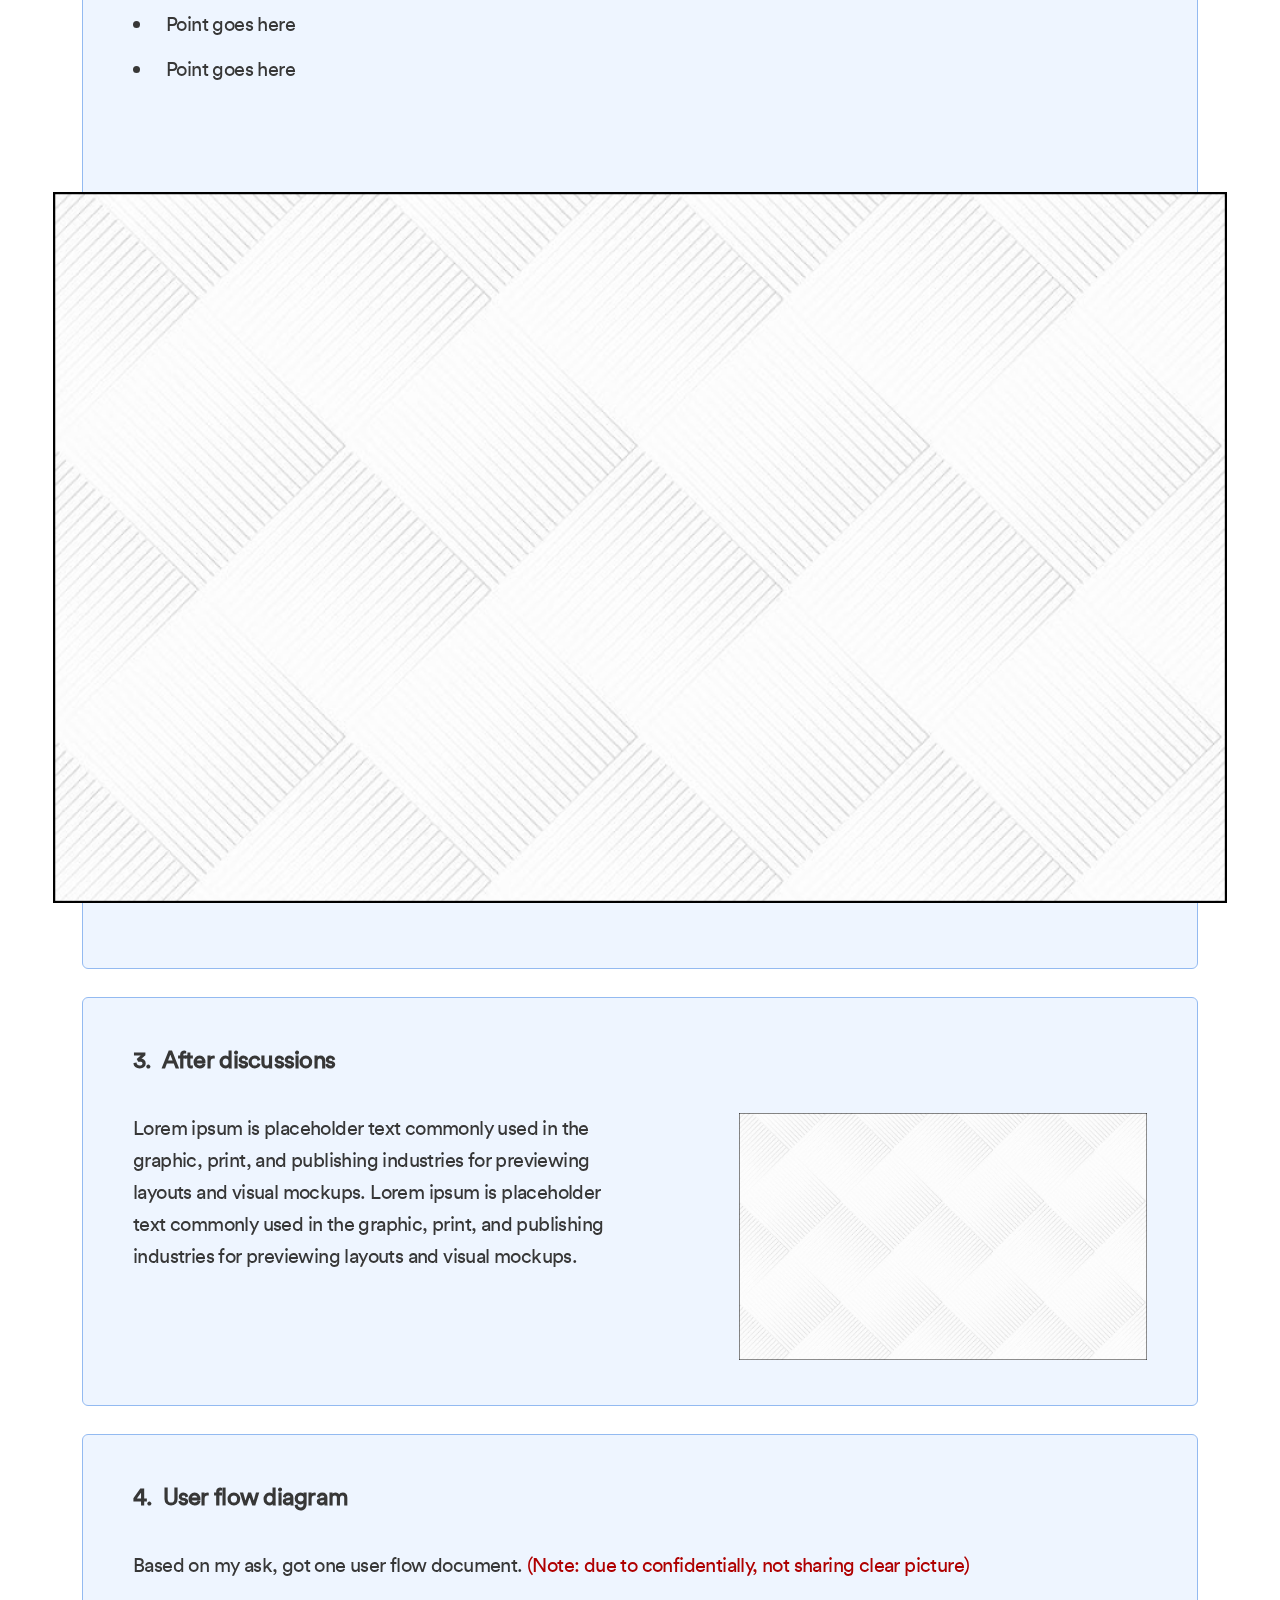
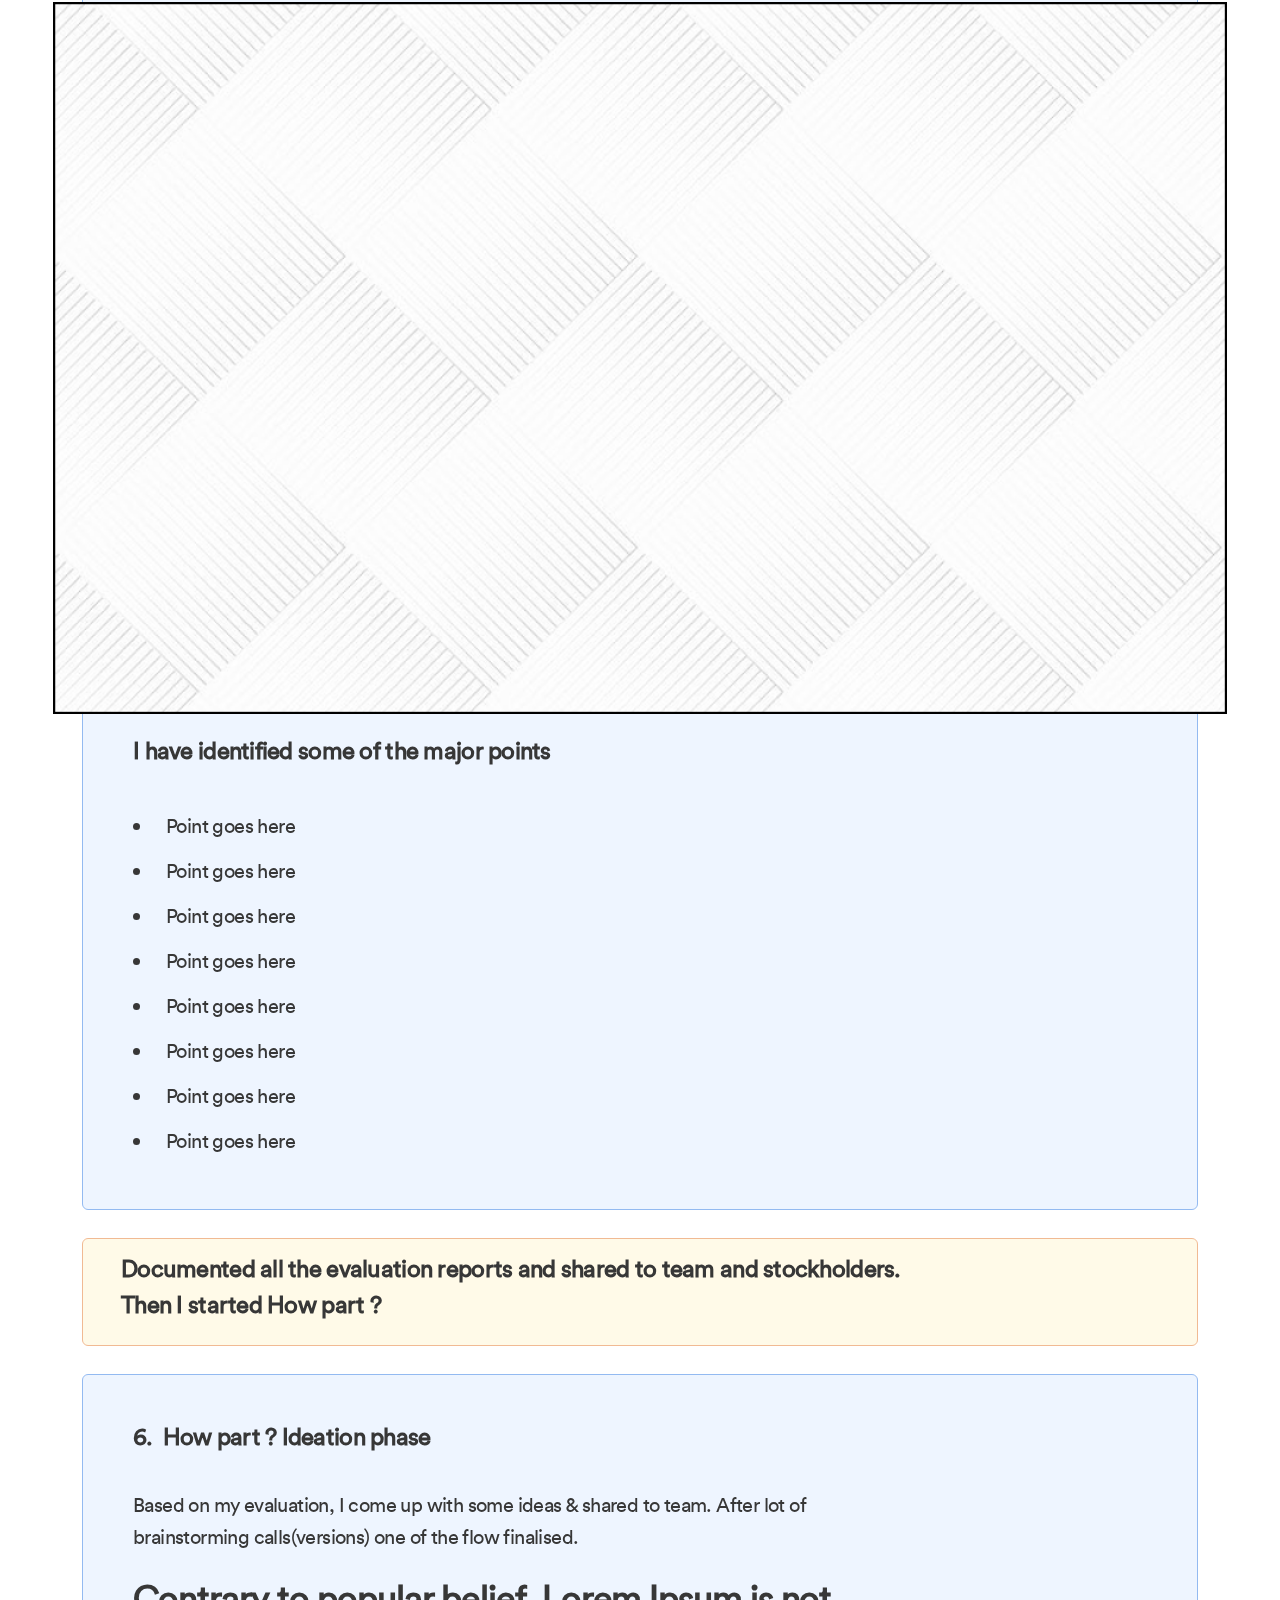
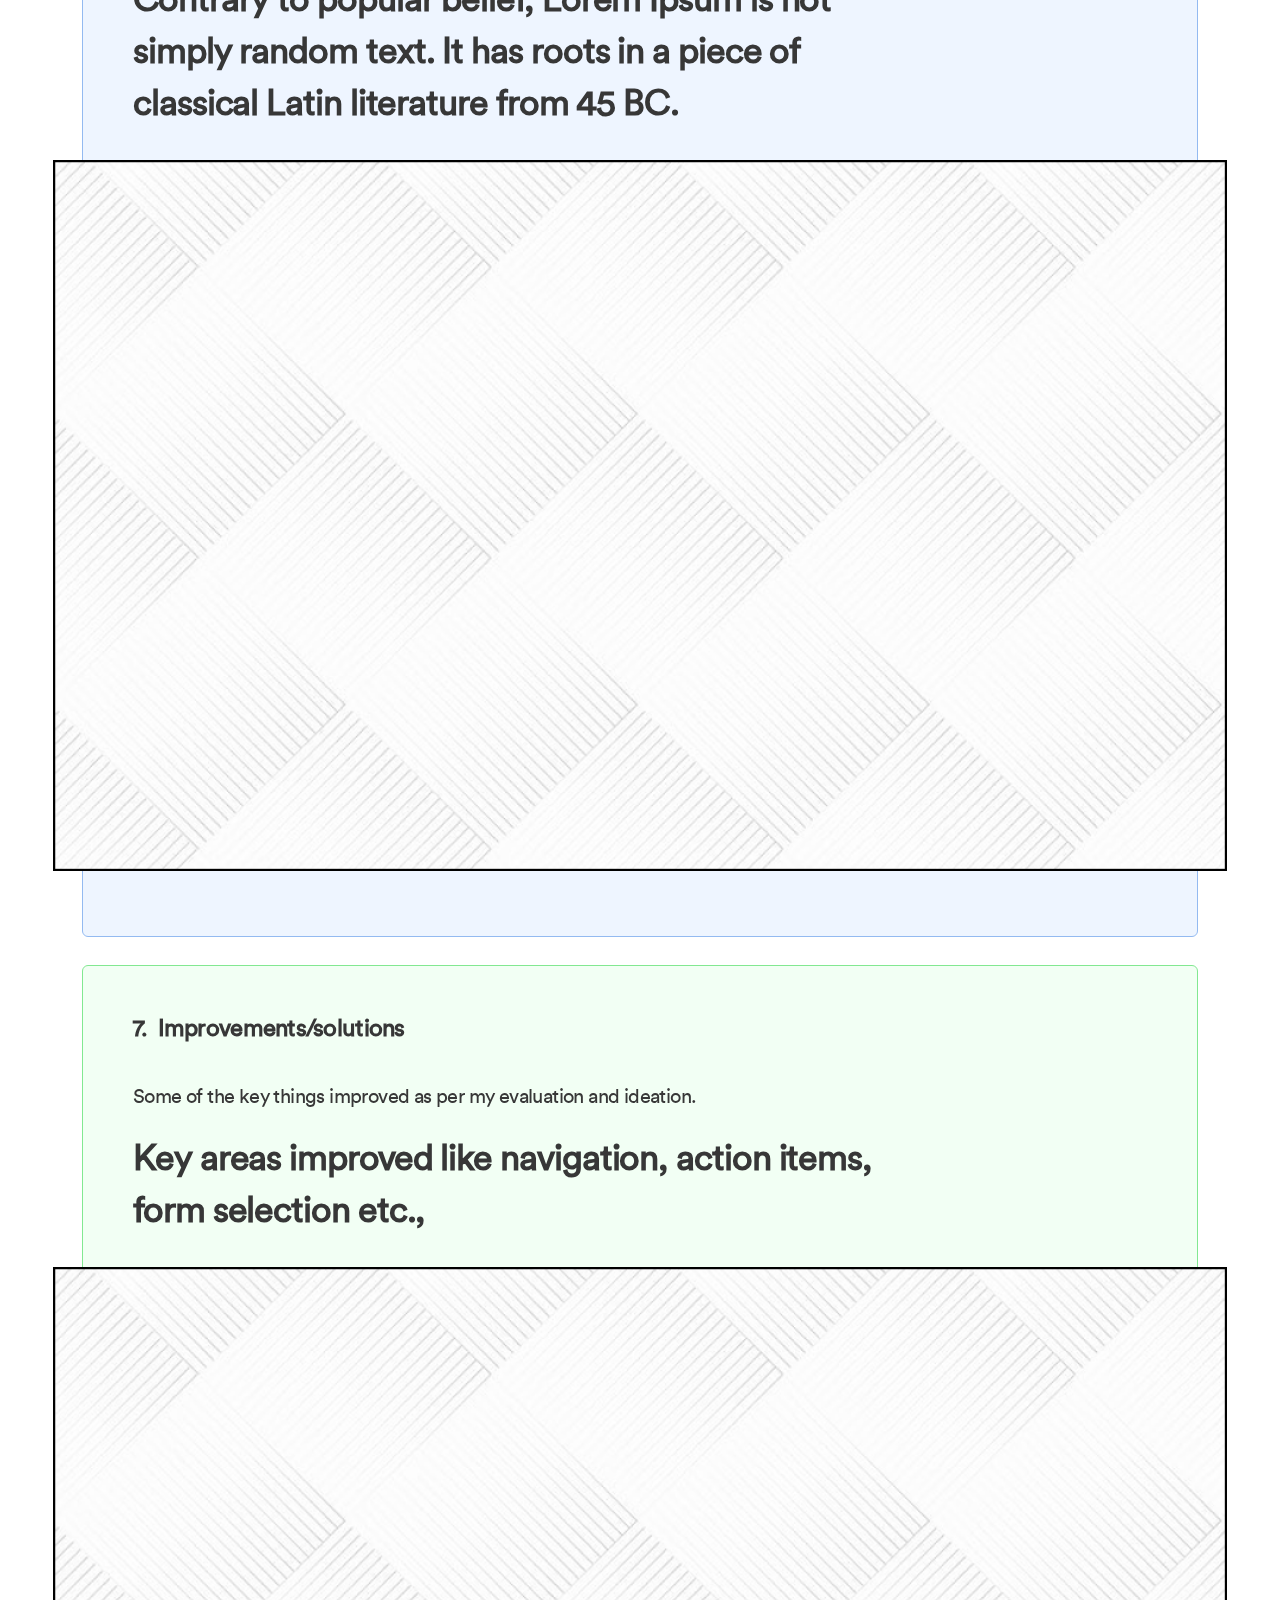
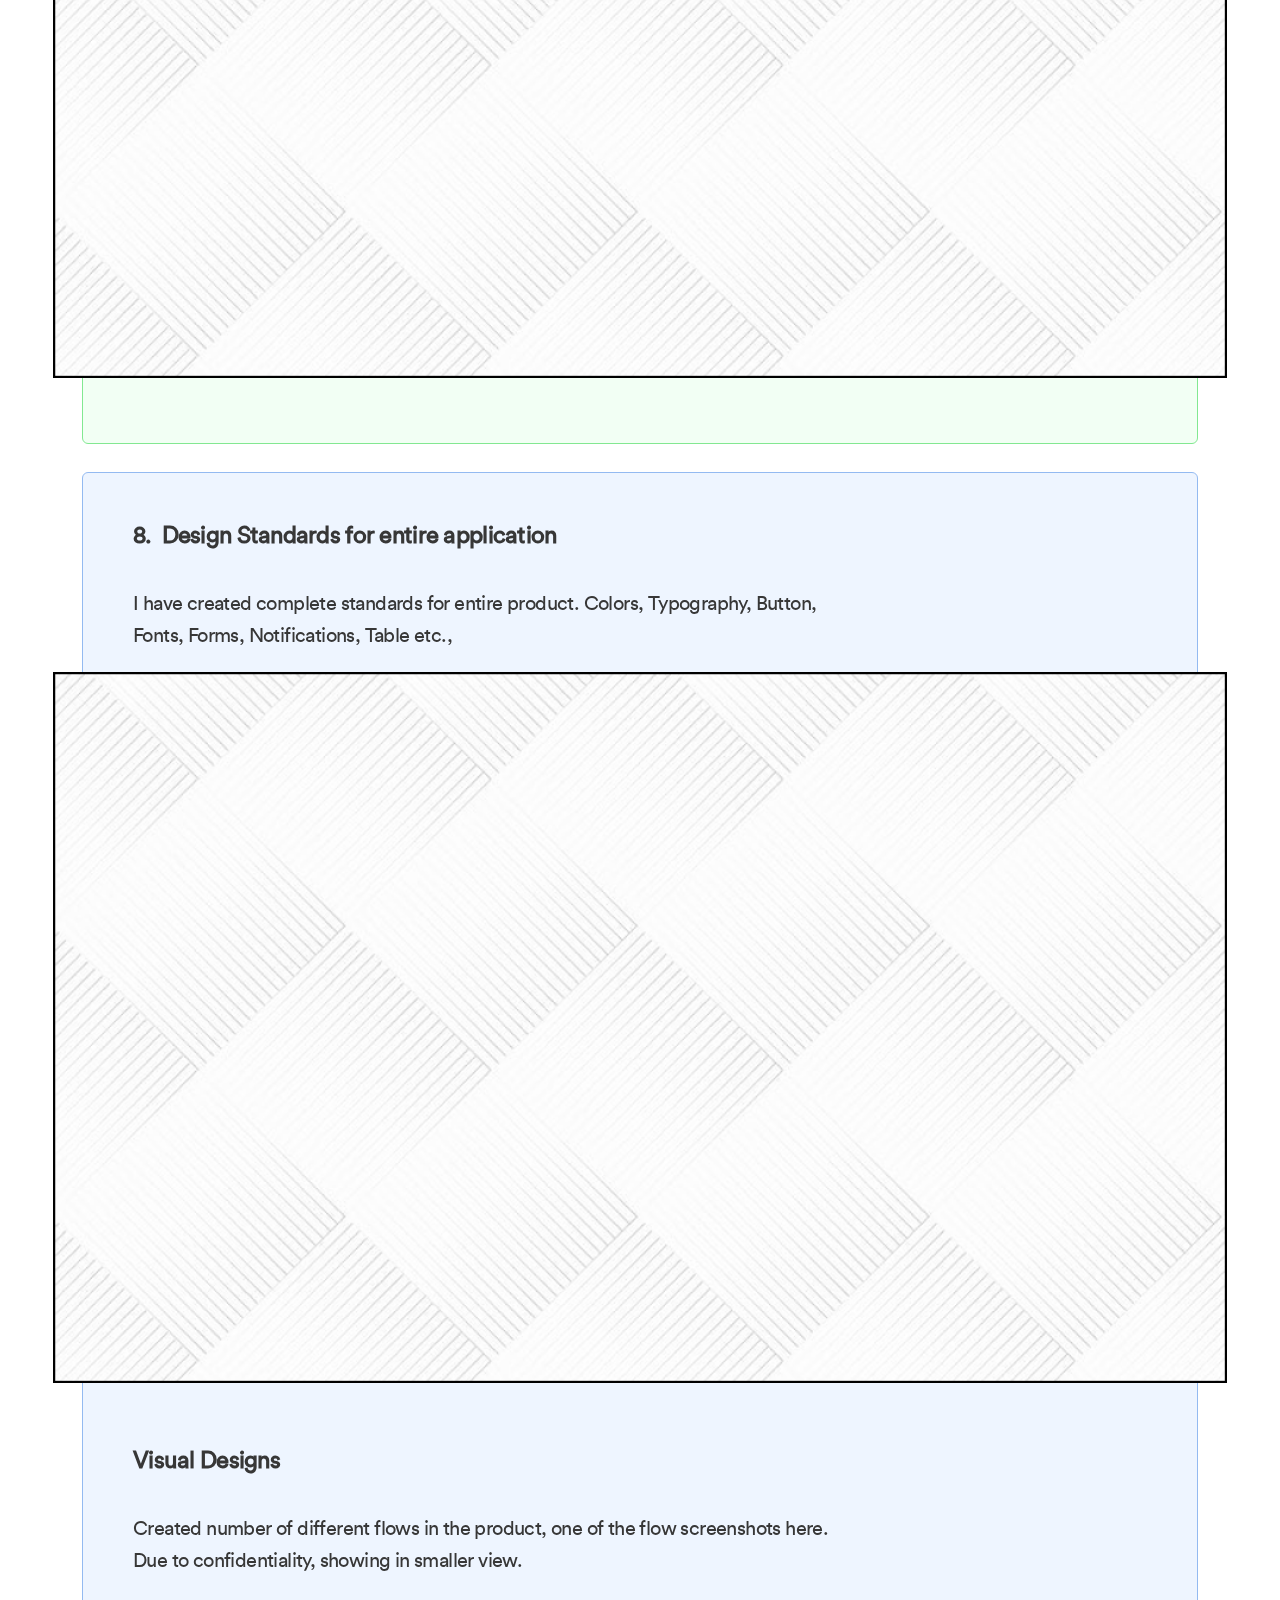
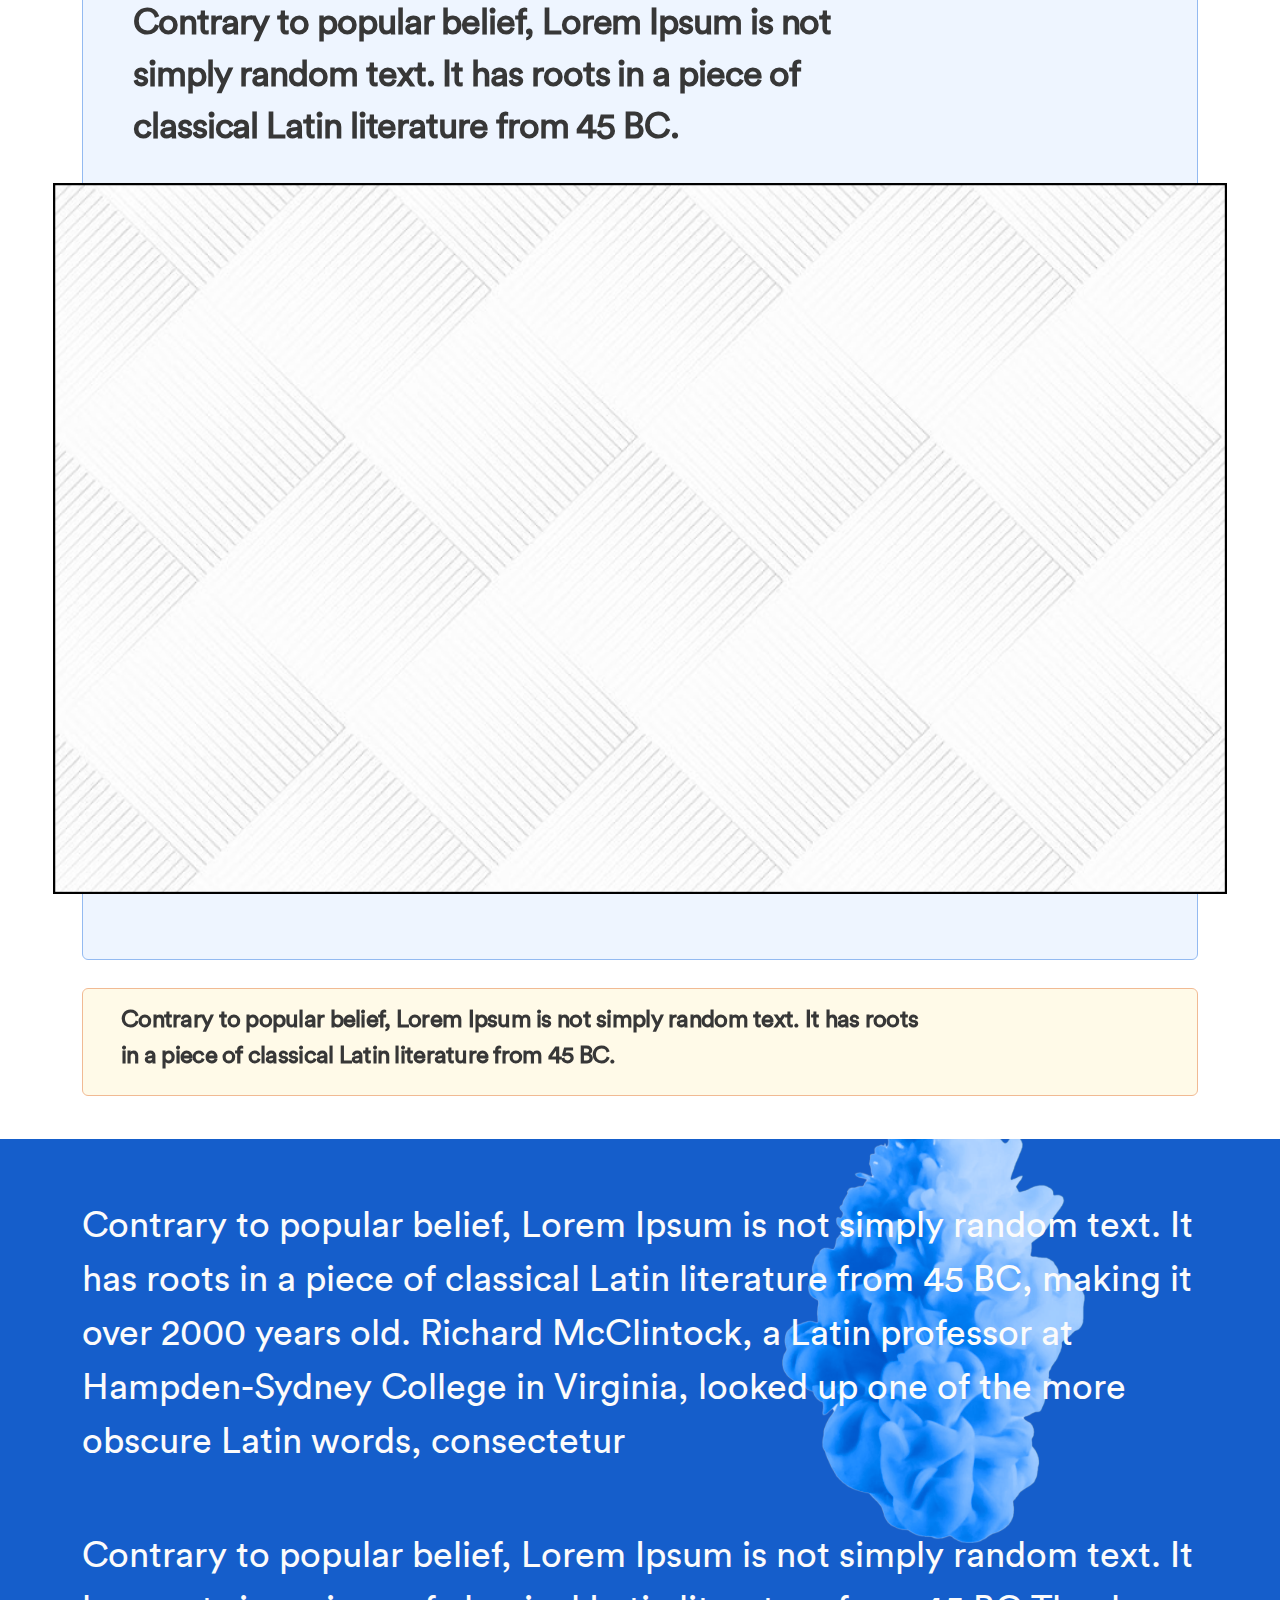
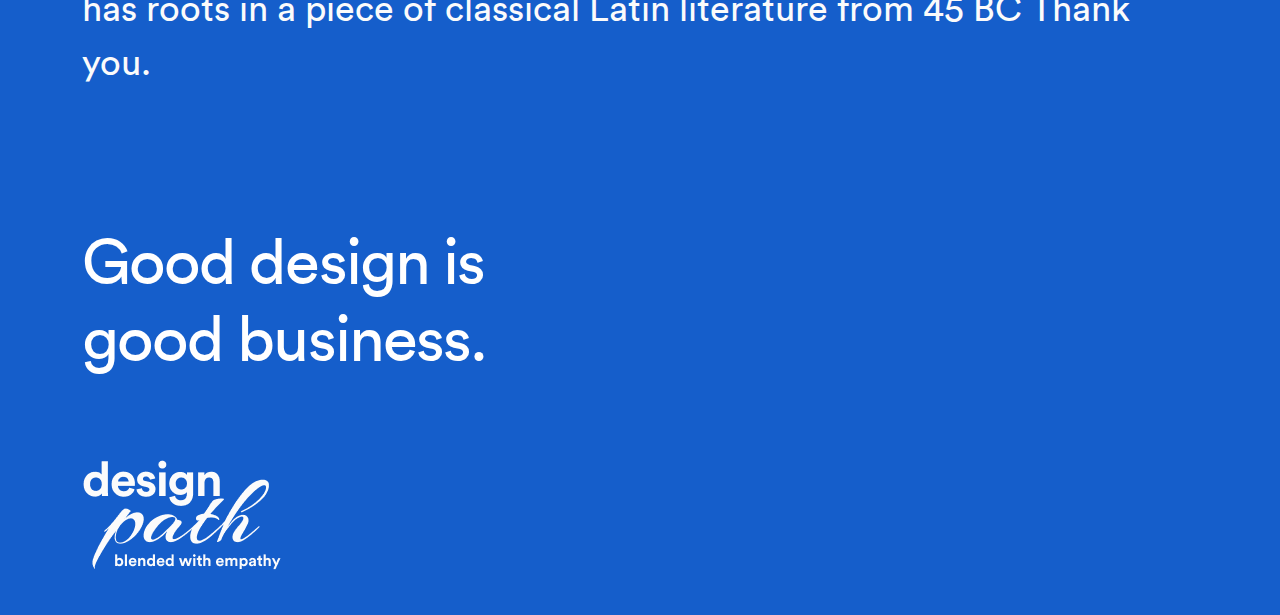
<file: work-details.html>
<!DOCTYPE html>
<html lang="en">
<head>
  <meta charset="utf-8">
  <meta name="viewport" content="width=device-width, initial-scale=1, shrink-to-fit=no">
  <meta name="description" content="">
  <meta name="author" content="">
  <meta name="generator" content="">
  <meta property="og:title" content="Home | Design Path">
  <meta property="og:description" content="css, animation, scrolling up header ">
  <meta property="og:image" content="">
  <meta property="og:url" content="">
  <meta name="theme-color" content="#155ECB">
  <meta name="msapplication-navbutton-color" content="#155ECB">
  <meta name="apple-mobile-web-app-capable" content="yes">
  <meta name="apple-mobile-web-app-status-bar-style" content="#155ECB">
  <title> Work Detail | Design Path </title>
  <link rel="shortcut icon" href="assets/images/favicon.png" type="image/x-icon">
  <!-- Bootstrap core CSS -->
  <link href="assets/css/owl.carousel.min.css" rel="stylesheet">
  <link href="assets/css/owl.theme.default.min.css" rel="stylesheet">
  <link href="assets/css/custom.css" rel="stylesheet">
</head>
<body class="d-flex flex-column h-100">
  <!-- Header start -->
  <header class="header header-detail">
    <!-- Fixed navbar -->
    <nav class="navbar navbar-expand-lg navbar-dark">
      <div class="container">
        <div class="row d-flex no-gutters w-100 d-row">
          <div class="col">
            <div class="header-right-content">
              <a href="work.html" class="btn btn-outline-primary">&lt; Back to work</a>
            </div>
          </div>
        </div>
      </div>
    </nav>
     <!-- Fixed navbar end-->
  </header>
  <!-- Header end -->
  <main class="middle-section">
    <!-- Work banner section start -->
    <section class="hero-banner-section">
      <div class="hero-banner-inner">
        <div class="container">
          <div class="row">
            <div class="col-12">
              <div class="heading">
                <h1>Project Name</h1>
              </div>
            </div>
            <div class="col-lg-7 col-md-7">
              <div class="work-banner-content">
                <div>
                  <p><strong>My UX journey on this project :</strong></p>
                  <p>
                    Lorem ipsum is placeholder text commonly used in the graphic, print, and publishing industries for
                    previewing layouts and visual mockups.
                  </p>
                  <p>
                    Lorem ipsum is placeholder text commonly used in the graphic, print, and publishing industries for
                    previewing layouts and visual mockups.
                  </p>
                  <p>
                    Lorem ipsum is placeholder text commonly used in the graphic, print, and publishing industries for
                    previewing layouts and visual mockups.
                  </p>
                </div>
              </div>
            </div>
            <div class="col-lg-5 col-md-5">
              <div class="hero-banner-card" >
                <div>
                  <h5>In numbers</h5>
                </div>
                <div class="card-content">
                  <p><span>2+</span> Years journey in this product, gained some domain knowledge.</p>
                  <p>Created <span>500+</span> screens for multiple flows.</p>
                  <p>Provided <span>20+</span> solutions, for key performance screens.</p>
                </div>
              </div>
            </div>
          </div>
        </div>
      </div>
    </section>
    <!-- Work banner section end -->
    <!-- Empathy section start -->
    <section class="empathy-section">
      <div class="empathy-inner">
        <div class="container">
          <div>
            <div class="heading">
              <h2>Empathy</h2>
              <p>Asking questions / Requirement gathering</p>
            </div>
            <div class="empathy-details-wrapper">
              <!-- card-1 -->
              <div class="empathy-details-card no-max">
                <div class="card-title">
                  <div class="count">1.</div>
                  <h5>Brief about project</h5>
                </div>
                <div class="card-content">
                  <p>Contrary to popular belief, Lorem Ipsum is not simply random text. It has roots
                    in
                    a piece of classical Latin literature from 45 BC, making it over 2000 years old. Richard McClintock,
                  </p>
                  <p>Contrary to popular belief, Lorem Ipsum is not simply random text. It has roots
                    in
                    a piece </p>
                </div>
              </div>
              <!-- card-2 -->
              <div class="empathy-details-card ">
                <div class="card-title">
                  <div class="count">2.</div>
                  <h5>Start with basic questions like...</h5>
                </div>
                <div class="card-content">
                    <ul>
                      <li>Point goes here</li>
                      <li>Point goes here</li>
                      <li>Point goes here</li>
                      <li>Point goes here</li>
                      <li>Point goes here</li>
                      <li>Point goes here</li>
                      <li>Point goes here</li>
                      <li>Point goes here</li>
                    </ul>
                  <div class="img-wrapper">
                    <img src="assets/images/image-placeholder.png" alt="Image">
                  </div>
                </div>
              </div>
              <!-- card-3 -->
              <div class="empathy-details-card discussion">
                <div class="card-title">
                  <div class="count">3.</div>
                  <h5>After discussions</h5>
                </div>
                <div class="card-content">
                  <div class="row">
                    <div class="col-lg-6">
                      <p>Lorem ipsum is placeholder text commonly used in the graphic, print, and publishing industries for previewing layouts and visual mockups.
                      Lorem ipsum is placeholder text commonly used in the graphic, print, and publishing industries for previewing layouts and visual mockups.</p>
                    </div>
                    <div class="col-lg-5 offset-lg-1">
                      <img src="assets/images/image-placeholder.png" alt="">
                    </div>
                  </div>
                </div>
              </div>
              <!-- card-4 -->
              <div class="empathy-details-card no-max">
                <div class="card-title">
                  <div class="count">4.</div>
                  <h5>User flow diagram</h5>
                </div>
                <div class="card-content">
                  <p>Based on my ask, got one user flow document. <span>(Note: due to confidentially, not sharing clear
                      picture)</span> </p>
                  <div class="img-wrapper">
                    <img src="assets/images/image-placeholder.png" alt="Image">
                  </div>
                  <div class="card-title">
                    <h5>I have identified some of the major points</h5>
                  </div>
                  <ul class="mb-0">
                    <li>Point goes here</li>
                    <li>Point goes here</li>
                    <li>Point goes here</li>
                    <li>Point goes here</li>
                    <li>Point goes here</li>
                    <li>Point goes here</li>
                    <li>Point goes here</li>
                    <li>Point goes here</li>
                  </ul>
                </div>
              </div>
              <!-- card-5  -->
              <div class="empathy-details-card warning-card">
                <div class="card-title">
                  <h5>Documented all the evaluation reports and shared to team and stockholders. Then I started How part
                    ?
                  </h5>
                </div>
              </div>
              <!-- card-6  -->
              <div class="empathy-details-card ideation">
                <div class="card-title">
                  <div class="count">6.</div>
                  <h5>How part ? Ideation phase</h5>
                </div>
                <div class="card-content">
                  <p>Based on my evaluation, I come up with some ideas & shared to team. After lot of
                    brainstorming calls(versions) one of the flow finalised.</p>
                  <h2>Contrary to popular belief, Lorem Ipsum is not simply random text. It
                    has roots in a piece of classical Latin literature from 45 BC.</h2>
                  <div class="img-wrapper">
                    <img src="assets/images/image-placeholder.png" alt="Image">
                  </div>
                </div>
              </div>
              <!-- card-7  -->
              <div class="empathy-details-card improvement success-card">
                <div class="card-title">
                  <div class="count">7.</div>
                  <h5>Improvements/solutions</h5>
                </div>
                <div class="card-content">
                  <p>Some of the key things improved as per my evaluation and ideation.</p>
                  <h2>Key areas improved like navigation, action items, form selection etc.,
                  </h2>
                  <div class="img-wrapper">
                    <img src="assets/images/image-placeholder.png" alt="Image">
                  </div>
                </div>
              </div>
              <!-- card-8  -->
              <div class="empathy-details-card design-standard">
                <div>
                  <div class="card-title">
                    <div class="count">8.</div>
                    <h5>Design Standards for entire application</h5>
                  </div>
                  <div class="card-content">
                    <p>I have created complete standards for entire product. Colors, Typography,
                      Button,
                      Fonts, Forms, Notifications, Table etc.,</p>
                    <div class="img-wrapper">
                      <img src="assets/images/image-placeholder.png" alt="Image">
                    </div>
                  </div>
                </div>
                <div class="even-card">
                  <div class="card-title">
                    <h5>Visual Designs</h5>
                  </div>
                  <div class="card-content">
                    <p>Created number of different flows in the product, one of the flow screenshots
                      here. Due to confidentiality, showing in smaller view.</p>
                    <h2>Contrary to popular belief, Lorem Ipsum is not simply random text.
                      It
                      has roots in a piece of classical Latin literature from 45 BC.
                    </h2>
                    <div class="img-wrapper">
                      <img src="assets/images/image-placeholder.png" alt="Image">
                    </div>
                  </div>
                </div>
              </div>
              <!-- card-9  -->
              <div class="empathy-details-card warning-card">
                <div class="card-title">
                  <h5>Contrary to popular belief, Lorem Ipsum is not simply random text. It has roots in a piece of
                    classical Latin literature from 45 BC.</h5>
                </div>
              </div>
            </div>
          </div>
        </div>
      </div>
    </section>
    <!-- Empathy section end -->
  </main>
  <!-- Footer start -->
  <footer class="footer-section footer-detail">
    <div class="footer-wrapper">
      <div class="container">
        <div class="row">
          <div class="col-12">
            <div class="footer-content">
              <div>
                <div class="footer-content-box">
                  <p class="footer-info">Contrary to popular belief, Lorem Ipsum is not simply random text. It has roots
                    in a piece of classical Latin literature from 45 BC, making it over 2000 years old. Richard
                    McClintock, a Latin professor at Hampden-Sydney College in Virginia, looked up one of the more
                    obscure Latin words, consectetur</p>
                  <p class="footer-info">Contrary to popular belief, Lorem Ipsum is not simply random text. It has roots
                    in a piece of classical Latin literature from 45 BC Thank you.</p>
                </div>
              </div>
            </div>
            <div class="new-footer">
              <p class="footer-tagline">Good design is good business.</p>
            </div>
            <div class="footer-logo">
              <img src="assets/images/footer-logo.png" alt="">
            </div>
          </div>
        </div>
      </div>
    </div>
  </footer>
  <!-- Footer end -->
  <!-- Jquery -->
  <div id="stop" class="scrollTop">
    <span><a href="">Top</a></span>
  </div>
  <script src="assets/js/jquery.min.js"></script>
  <script src="assets/js/bootstrap.bundle.min.js"></script>
  <script src="assets/js/owl.carousel.min.js"></script>
  <script src="assets/js/owl.carousel.js"></script>
  <script src="assets/js/wow.js"></script>
  <script src="assets/js/custom.js"></script>
</body>
</html>
</file>
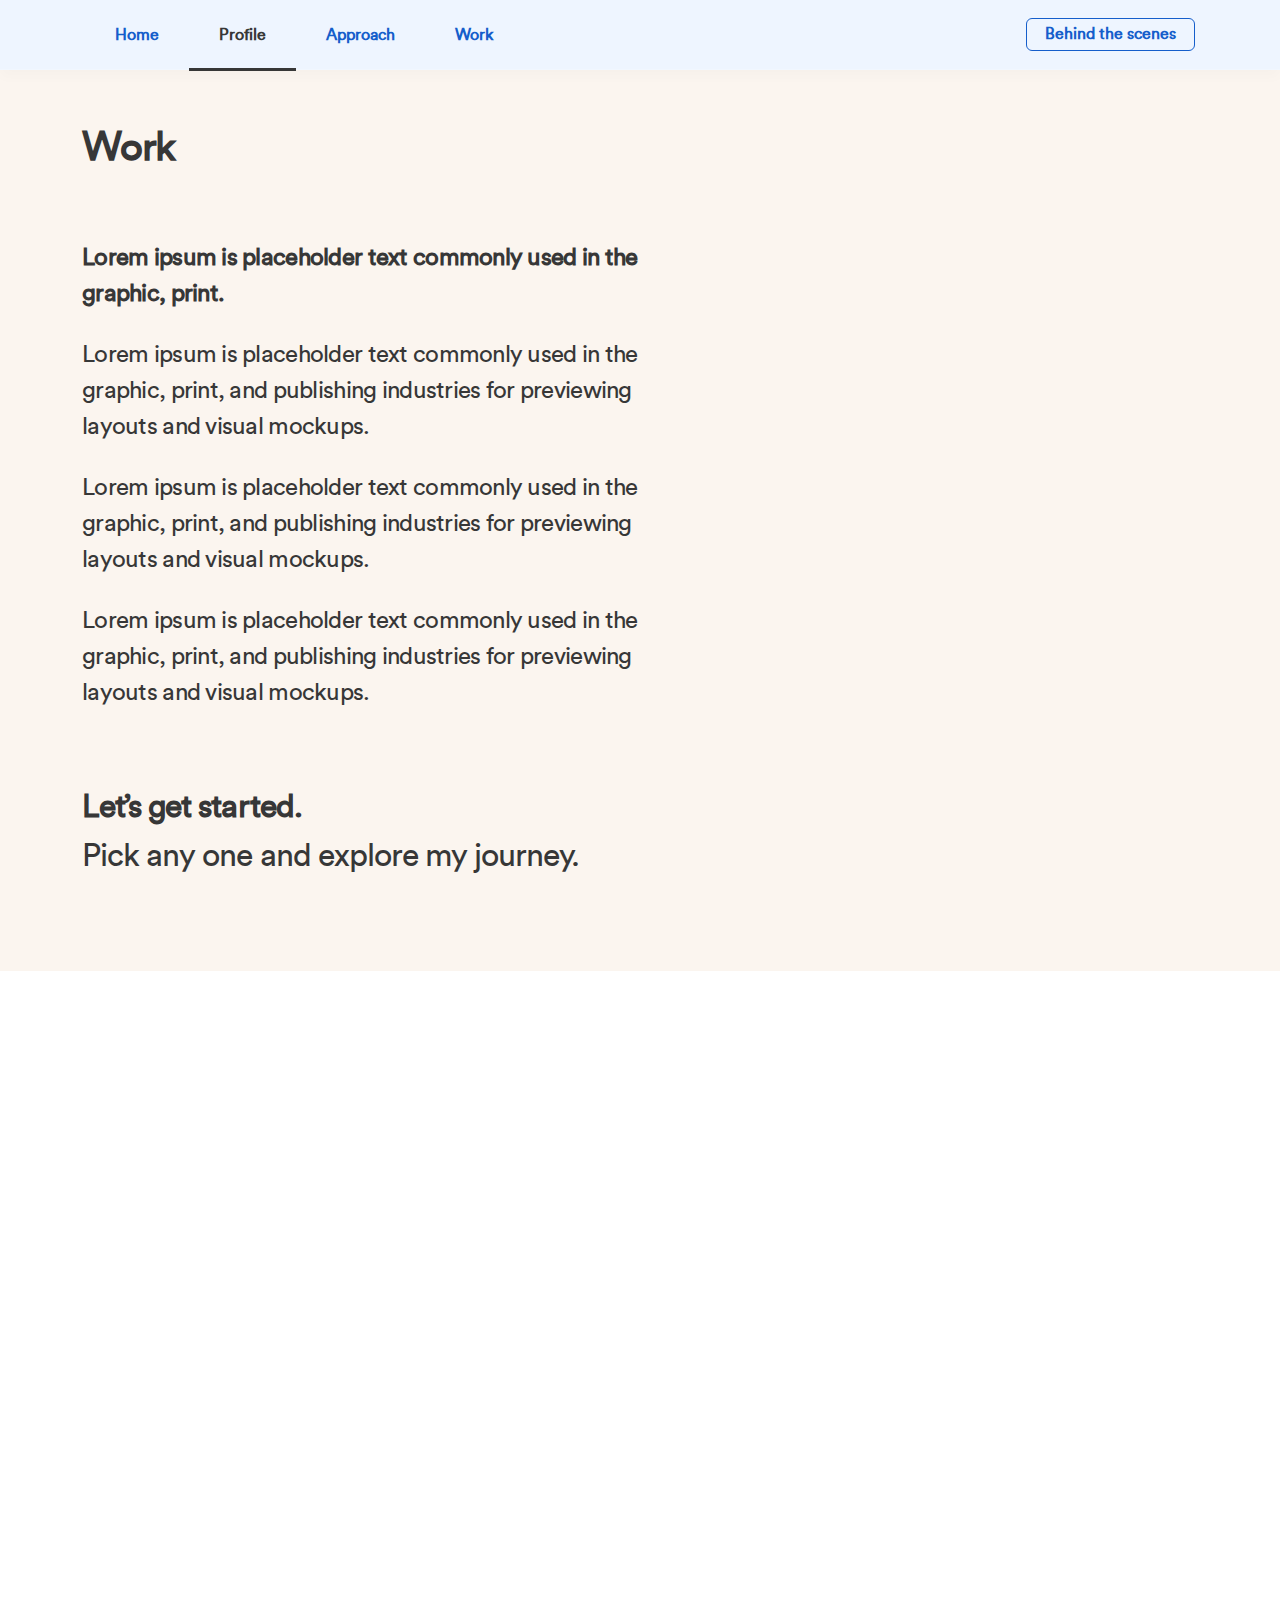
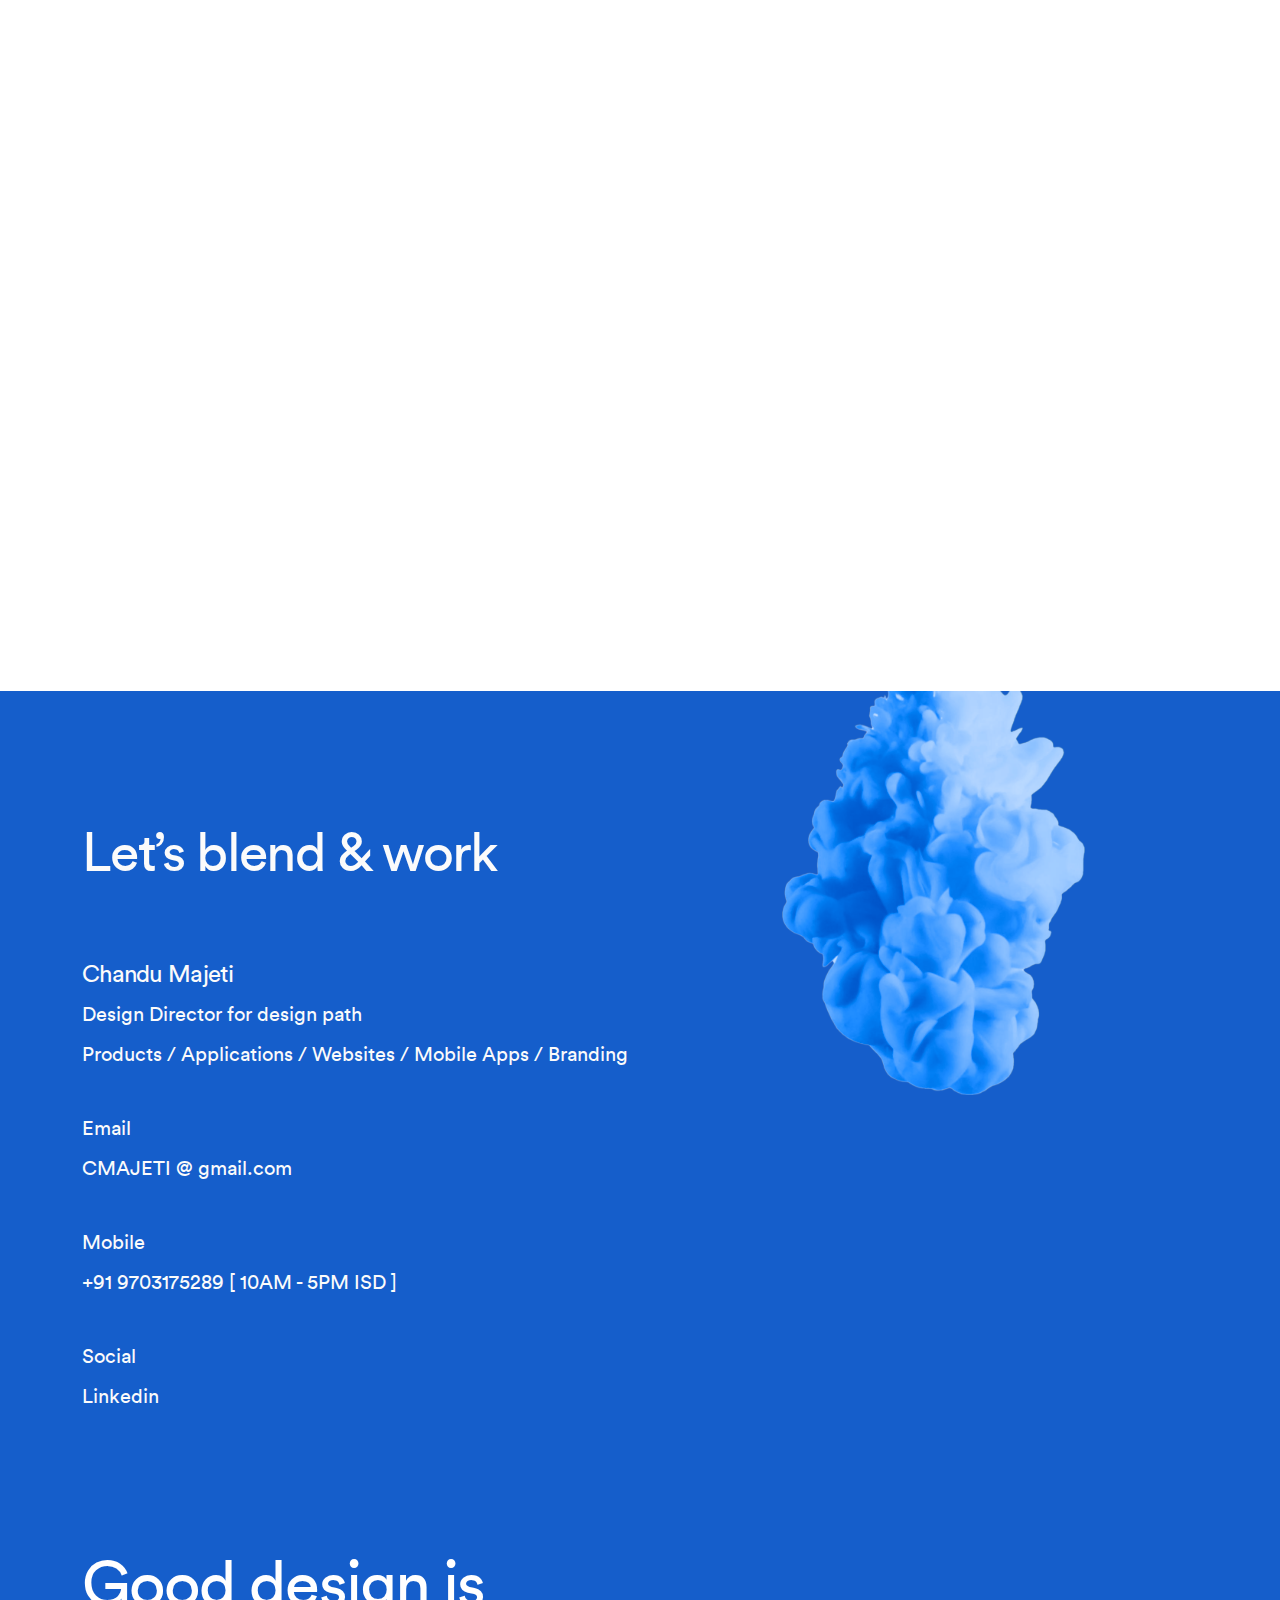
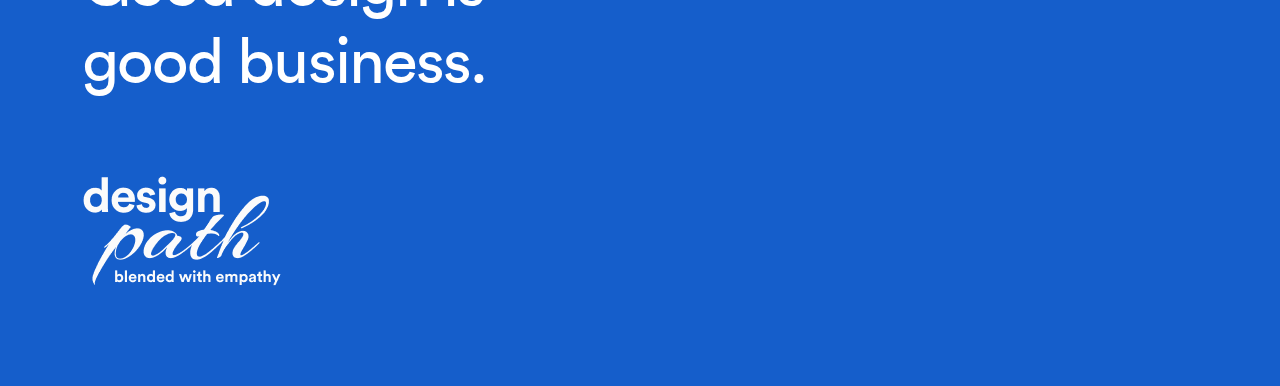
<file: work.html>
<!doctype html>
<html lang="en" class="h-100">
<head>
  <meta charset="utf-8">
  <meta name="viewport" content="width=device-width, initial-scale=1, shrink-to-fit=no">
  <meta name="description" content="">
  <meta name="author" content="">
  <meta name="generator" content="">
  <meta property="og:title" content="Home | Design Path">
  <meta property="og:description" content="css, animation, scrolling up header ">
  <meta property="og:image" content="">
  <meta property="og:url" content="">
  <meta name="theme-color" content="#155ECB">
  <meta name="msapplication-navbutton-color" content="#155ECB">
  <meta name="apple-mobile-web-app-capable" content="yes">
  <meta name="apple-mobile-web-app-status-bar-style" content="#155ECB">
  <title> Work | Design Path </title>
  <link rel="shortcut icon" href="assets/images/favicon.png" type="image/x-icon">
  <!-- Bootstrap core CSS -->
  <link href="assets/css/owl.carousel.min.css" rel="stylesheet">
  <link href="assets/css/owl.theme.default.min.css" rel="stylesheet">
  <link href="assets/css/custom.css" rel="stylesheet">
  <link href="assets/css/aos.css" rel="stylesheet">
</head>
<body class="d-flex flex-column h-100">
  <header class="header ">
    <!-- Fixed navbar -->
    <nav class="navbar navbar-expand-lg navbar-dark">
      <div class="container">
        <div class="row d-flex no-gutters w-100 d-row">
          <div class="logo-hide col-3 ">
            <a class="navbar-brand smoth-scroll" href="index.html"><img src="assets/images/logo.png" alt="" /></a>
          </div>
          <div class="col-lg-12 col-9">
            <button class="navbar-toggler" data-nav="open" type="button">
              <span class="navbar-toggler-icon"></span>
            </button>
            <div class="collapse1 navbar-collapse sidenav-new-menu nav-full-menu" id="mySidenav2">
              <a href="javascript:void(0)" class="closebtn" data-nav="close"><img
                  src="assets/images/close-menu.png" alt="" /></a>
              <ul class="navbar-nav ">
                <li class="nav-item ">
                  <a class="nav-link smoth-scroll" href="index.html">Home</a>
                </li>
                <li class="nav-item ">
                  <a class="nav-link smoth-scroll active" href="profile.html">Profile</a>
                </li>
                <li class="nav-item ">
                  <a class="nav-link smoth-scroll" href="#">Approach</a>
                </li>
                <li class="nav-item ">
                  <a class="nav-link smoth-scroll" href="work.html">Work</a>
                </li>
              </ul>
              <a href="#" class="btn btn-outline-primary ms-auto">
                Behind the scenes
              </a>
            </div>
            <div id="cd-shadow-layer" data-nav="close" style="display: none;"></div>
          </div>
        </div>
      </div>
    </nav>
     <!-- Fixed navbar end-->
  </header>
  <!-- Begin page content -->
  <main role="main" class="middle-section">
    <div class="middle-inner">
      <!-- Work banner section start -->
        <section class="hero-banner-section">
        <div class="hero-banner-inner">
          <div class="container">
            <div class="row">
              <div class="col-12">
                <div class="heading">
                  <h1>Work</h1>
                </div>
              </div>
              <div class="col-lg-7 col-md-9">
                <div class="work-banner-content">
                  <div>
                    <p><strong>Lorem ipsum is placeholder text commonly used in the graphic, print.</strong></p>
                    <p>
                      Lorem ipsum is placeholder text commonly used in the graphic, print, and publishing industries for
                      previewing layouts and visual mockups.
                    </p>
                    <p>
                      Lorem ipsum is placeholder text commonly used in the graphic, print, and publishing industries for
                      previewing layouts and visual mockups.
                    </p>
                    <p>
                      Lorem ipsum is placeholder text commonly used in the graphic, print, and publishing industries for
                      previewing layouts and visual mockups.
                    </p>
                  </div>
                </div>
              </div>
            </div>
          </div>
        </div>
        </section>
      <!-- Work banner section end -->
      <!-- Explore section start -->
        <section class="explore-section">
          <div class="explore-inner">
            <div class="container">
              <div class="heading">
                <h2>Let’s get started.</h2>
                <h4>Pick any one and explore my journey.</h4>
              </div>
              <div class="row">
                <div class="col-lg-6 col-md-12"  data-aos="fade-in">
                  <div class="explore-card" >
                    <div class="card-top">
                      <h5>Work 1</h5>
                      <a href="#" class="link-btn">Link</a>
                    </div>
                    <div class="card-content">
                      <p>Contrary to popular belief, Lorem Ipsum is not simply random text. It has roots in a piece of
                        classical Latin literature from 45 BC, making it over 2000 years old. Richard McClintock,</p>
                    </div>
                    <div class="card-bottom">
                      <a href="work-details.html" class="btn btn-primary">Let’s explore</a>
                    </div>
                  </div>
                </div>
                <div class="col-lg-6 col-md-12"  data-aos="fade-in">
                  <div class="explore-card" >
                    <div class="card-top">
                      <h5>Work 2</h5>
                      <a href="#" class="link-btn">Link</a>
                    </div>
                    <div class="card-content">
                      <p>Contrary to popular belief, Lorem Ipsum is not simply random text. It has roots in a piece of
                        classical Latin literature from 45 BC, making it over 2000 years old. Richard McClintock,</p>
                    </div>
                    <div class="card-bottom">
                      <a href="work-details.html" class="btn btn-primary">Let’s explore</a>
                    </div>
                  </div>
                </div>
                <div class="col-lg-6 col-md-12"  data-aos="fade-in">
                  <div class="explore-card" >
                    <div class="card-top">
                      <h5>Work 3</h5>
                      <a href="#" class="link-btn">Link</a>
                    </div>
                    <div class="card-content">
                      <p>Contrary to popular belief, Lorem Ipsum is not simply random text. It has roots in a piece of
                        classical Latin literature from 45 BC, making it over 2000 years old. Richard McClintock,</p>
                    </div>
                    <div class="card-bottom">
                      <a href="work-details.html" class="btn btn-primary">Let’s explore</a>
                    </div>
                  </div>
                </div>
                <div class="col-lg-6 col-md-12"  data-aos="fade-in">
                  <div class="explore-card" >
                    <div class="card-top">
                      <h5>Work 4</h5>
                      <a href="#" class="link-btn">Link</a>
                    </div>
                    <div class="card-content">
                      <p>Contrary to popular belief, Lorem Ipsum is not simply random text. It has roots in a piece of
                        classical Latin literature from 45 BC, making it over 2000 years old. Richard McClintock,</p>
                    </div>
                    <div class="card-bottom">
                      <a href="work-details.html" class="btn btn-primary">Let’s explore</a>
                    </div>
                  </div>
                </div>
                <div class="col-lg-6 col-md-12"  data-aos="fade-in">
                  <div class="explore-card" >
                    <div class="card-top">
                      <h5>Work 5</h5>
                      <a href="#" class="link-btn">Link</a>
                    </div>
                    <div class="card-content">
                      <p>Contrary to popular belief, Lorem Ipsum is not simply random text. It has roots in a piece of
                        classical Latin literature from 45 BC, making it over 2000 years old. Richard McClintock,</p>
                    </div>
                    <div class="card-bottom">
                      <a href="work-details.html" class="btn btn-primary">Let’s explore</a>
                    </div>
                  </div>
                </div>
              </div>
              <div class="row">
                <div class="col-lg-12"  data-aos="fade-up">
                    <div class="work-card">
                        <h3>Title goes here</h3>
                        <div class="row">
                          <div class="col-lg-7 col-md-6">
                            <p>Lorem ipsum is placeholder text commonly used in the graphic, print, and publishing industries for previewing layouts and visual mockups.
                              Lorem ipsum is placeholder text commonly used in the graphic, print, and publishing industries for previewing layouts and visual mockups.
                            </p>
                          </div>
                          <div class="col-lg-5 col-md-6">
                            <div class="work-img">
                              <img src="assets/images/project/project-4.jpg" alt="work image" />
                              <div class="work-hover">
                                <p>Lorem ipsum is placeholder text commonly used in the graphic, print, and publishing industries for previewing layouts and visual mockups.
                                </p>
                              </div>
                            </div>
                          </div>
                        </div>
                    </div>
                </div>
                <div class="col-lg-12"  data-aos="fade-up">
                  <div class="work-card">
                      <h3>Title goes here</h3>
                      <div class="row">
                        <div class="col-lg-7 col-md-6">
                          <p>Lorem ipsum is placeholder text commonly used in the graphic, print, and publishing industries for previewing layouts and visual mockups.
                            Lorem ipsum is placeholder text commonly used in the graphic, print, and publishing industries for previewing layouts and visual mockups.
                          </p>
                        </div>
                        <div class="col-lg-5 col-md-6">
                          <div class="work-img">
                            <img src="assets/images/project/project-5.jpg" alt="work image" />
                            <div class="work-hover">
                              <p>Lorem ipsum is placeholder text commonly used in the graphic, print, and publishing industries for previewing layouts and visual mockups.
                              </p>
                            </div>
                          </div>
                        </div>
                      </div>
                  </div>
              </div>
              <div class="col-lg-12"  data-aos="fade-up">
                <div class="work-card">
                    <h3>Title goes here</h3>
                    <div class="row">
                      <div class="col-lg-7 col-md-6">
                        <p>Lorem ipsum is placeholder text commonly used in the graphic, print, and publishing industries for previewing layouts and visual mockups.
                          Lorem ipsum is placeholder text commonly used in the graphic, print, and publishing industries for previewing layouts and visual mockups.
                        </p>
                      </div>
                      <div class="col-lg-5 col-md-6">
                        <div class="work-img">
                          <img src="assets/images/project/project-6.jpg" alt="work image" />
                          <div class="work-hover">
                            <p>Lorem ipsum is placeholder text commonly used in the graphic, print, and publishing industries for previewing layouts and visual mockups.
                            </p>
                          </div>
                        </div>
                      </div>
                    </div>
                </div>
            </div>
              <div class="col-lg-12"  data-aos="fade-up">
                <div class="work-card">
                    <h3>Title goes here</h3>
                    <div class="row">
                      <div class="col-lg-12">
                        <p>Lorem ipsum is placeholder text commonly used in the graphic, print, and publishing industries for previewing layouts and visual mockups.
                          Lorem ipsum is placeholder text commonly used in the graphic,
                        </p>
                      </div>
                    </div>
                </div>
            </div>
              </div>
            </div>
          </div>
        </section>
      <!-- Explore section end -->
    <!-- section end -->
    </div>
  </main>
  <!-- end page content -->
  <!-- <footer class="footer-section mt-auto wow fadeIn" data-wow-delay="0.2s" data-wow-duration="1.5s" data-wow-offset="5"> -->
  <footer class="footer-section mt-auto">
    <div class="footer-wrapper">
      <div class="container">
        <div class="row">
          <div class="col-lg-12">
            <div class="footer-content">
              <div class="footer-title">
                  <h2>Let’s blend & work</h2>
              </div>
              <div>
                <div class="footer-content-box">
                  <h3>Chandu Majeti</h3>
                  <h6>Design Director for design path</h6>
                  <p>Products / Applications / Websites / Mobile Apps / Branding</p>
                </div>
                <div class="footer-content-box">
                  <h6>Email</h6>
                  <a href="mailto=CMAJETI@gmail.com" class="social-link">CMAJETI @ gmail.com</a>
                </div>
                <div class="footer-content-box">
                  <h6>Mobile</h6>
                  <a href="tel:+91-9703175289">+91 9703175289 [ 10AM - 5PM ISD ]</a>
                </div>
                <div class="footer-content-box">
                  <h6>Social</h6>
                  <a href="#" class="social-link">Linkedin</a>
                </div>
              </div>
            </div>
            <div class="new-footer">
              <p class="footer-tagline">Good design is good business.</p>
            </div>
            <div class="footer-logo">
              <img src="assets/images/footer-logo.png" alt="">
            </div>
          </div>
        </div>
      </div>
    </div>
  </footer>
  <div id="stop" class="scrollTop">
    <span><a href="">Top</a></span>
  </div>
  <script src="assets/js/jquery.min.js"></script>
  <script src="assets/js/bootstrap.bundle.min.js"></script>
  <script src="assets/js/owl.carousel.min.js"></script>
  <script src="assets/js/owl.carousel.js"></script>
  <script src="assets/js/wow.js"></script>
  <script src="assets/js/custom.js"></script>
  <script src="assets/js/aos.js"></script>
</html>
</file>
<file: assets/css/custom.css>
@import url("../css/bootstrap.min.css");
@import url("font-awesome.min.css");
@import url("../fonts/fonts/stylesheet.css");
@import url("../css/animate.css");
@import url("../css/header.css");
:root {
  --body-bg: #fff;
  --text-color: #828282;
  --heading: #232323;
  --link-color: #232323;
}

body {
  background-color: var(--body-bg);
  color: var(--text-color);
  font-family: "circular_stdbook" !important;
  height: 100%;
  margin: 0;
  padding: 0;
}

p {
  font-size: 16px;
  line-height: 22px;
  color: var(--text-color);
}

h1,
h2,
h3,
h4,
h5,
h6 {
  color: var(--heading);
}

h1 {
  font-size: 48px;
  line-height: 58px;
  font-weight: 700;
}

h2 {
  font-size: 36px;
  line-height: 48px;
  font-weight: 700;
}

h3 {
  font-size: 30px;
  line-height: 37px;
  font-weight: 700;
}

h4 {
  font-size: 27px;
  line-height: 29px;
  font-weight: 700;
}

h5 {
  font-size: 18px;
  line-height: 22px;
  font-weight: 700;
}

h6 {
  font-size: 16px;
  line-height: 19px;
  font-weight: 700;
}

img {
  width: 100%;
}

a {
  text-decoration: none;
  transition: all 0.2s;
  color: var(--link-color);
}

a:focus {
  outline: none;
  text-decoration: none;
}

ul,
li {
  margin: 0;
  padding: 0;
  list-style: none;
}

fieldset {
  border: 0 none;
  margin: 0 auto;
  padding: 0;
}

button {
  box-shadow: none !important;
  outline: 0 !important;
}

/*   normalize  */
.no-gutters {
  margin-right: 0;
  margin-left: 0;
}
.no-gutters > .col,
.no-gutters > [class*=col-] {
  padding-right: 0;
  padding-left: 0;
}

@media (max-width: 1140px) {
  .container {
    max-width: 1140px;
    width: 100%;
  }
}
@media (min-width: 1140px) {
  .container {
    max-width: 1140px;
    width: 100%;
  }
}
.btn-primary {
  padding: 20px 70px;
  border-radius: 6px;
  font-size: 18px;
  line-height: 100%;
  font-style: normal;
  font-weight: 700;
  transition: all 0.8s;
  background-color: var(--bg-primary-blue);
  color: #fff;
  border-color: var(--bg-primary-blue);
}
.btn-primary:hover {
  transition: all 0.8s;
  transform: translateY(-3px);
}
.btn-primary:focus {
  transition: all 0.8s;
  transform: translateY(-3px);
}
@media (max-width: 767px) {
  .btn-primary {
    padding: 15px 60px;
    border-radius: 4px;
    font-size: 16px;
  }
}
.btn-primary:hover {
  border: 1px solid var(--bg-primary-blue);
  box-shadow: -6px 6px rgba(21, 94, 203, 0.3);
  transition: all 0.3s linear !important;
  transform: translateY(0) !important;
}
.btn-primary:active {
  background-color: var(--bg-primary-blue);
  border-color: var(--bg-primary-blue);
}
.btn-primary:focus {
  background-color: var(--bg-primary-blue);
  box-shadow: -6px 6px rgba(21, 94, 203, 0.4);
  border-color: var(--bg-primary-blue);
}

.btn-secondary {
  padding: 20px 70px;
  border-radius: 6px;
  font-size: 18px;
  line-height: 100%;
  font-style: normal;
  font-weight: 700;
  transition: all 0.8s;
  background-color: transparent;
  color: var(--text-primary-blue);
  border-color: var(--bg-primary-blue);
}
.btn-secondary:hover {
  transition: all 0.8s;
  transform: translateY(-3px);
}
.btn-secondary:focus {
  transition: all 0.8s;
  transform: translateY(-3px);
}
@media (max-width: 767px) {
  .btn-secondary {
    padding: 15px 60px;
    border-radius: 4px;
    font-size: 16px;
  }
}
.btn-secondary:hover {
  background-color: transparent;
  box-shadow: 0 3px 15px 0 rgba(21, 94, 203, 0.4);
  border-color: var(--bg-primary-blue);
  color: var(--text-primary-blue);
  transform: translateY(0) !important;
  border: 1px solid var(--bg-primary-blue);
  box-shadow: -6px 6px rgba(21, 94, 203, 0.8) !important;
  transition: all 0.3s linear !important;
}
.btn-secondary:active {
  background-color: transparent;
  box-shadow: 0 3px 15px 0 rgba(21, 94, 203, 0.4);
  border-color: var(--bg-primary-blue);
  color: var(--text-primary-blue);
}
.btn-secondary:focus {
  background-color: transparent;
  box-shadow: 0 3px 15px 0 rgba(21, 94, 203, 0.4);
  border-color: var(--bg-primary-blue);
  color: var(--text-primary-blue);
}

.btn-outline-primary {
  padding: 20px 70px;
  border-radius: 6px;
  font-size: 18px;
  line-height: 100%;
  font-style: normal;
  font-weight: 700;
  transition: all 0.8s;
  padding: 15px 18px !important;
  background-color: transparent !important;
  color: var(--text-primary-blue) !important;
  border-color: var(--bg-primary-blue) !important;
  box-shadow: none !important;
  color: var(--text-primary-blue);
  font-size: 16px;
  font-style: normal;
  font-weight: 700;
  line-height: 12%;
  border-radius: 6px !important;
  transition: all 0.3s linear !important;
}
.btn-outline-primary:hover {
  transition: all 0.8s;
  transform: translateY(-3px);
}
.btn-outline-primary:focus {
  transition: all 0.8s;
  transform: translateY(-3px);
}
@media (max-width: 767px) {
  .btn-outline-primary {
    padding: 15px 60px;
    border-radius: 4px;
    font-size: 16px;
  }
}
.btn-outline-primary:hover {
  transform: translateY(0) !important;
  border: 1px solid rgb(21, 94, 203);
  box-shadow: -5px 5px rgba(21, 94, 203, 0.7) !important;
  transition: all 0.3s linear !important;
}

.message {
  border: 1px solid #ccc;
  padding: 10px;
  color: #333;
}

.form-group {
  margin-bottom: 20px;
}
.form-group label {
  font-size: 18px;
  color: #181818;
  letter-spacing: 0;
  font-weight: 400;
  margin-bottom: 10px;
}
.form-group .form-control {
  border: 1px solid #c7c7c7;
  height: 50px;
  background-color: #fff;
  border-radius: 0;
  font-size: 18px;
  box-shadow: none;
  outline: 0;
}
.form-group .form-control:focus {
  border-color: #1d61f6 !important;
  color: #000;
}

.input-group .input-group-addon {
  position: absolute;
  right: 15px;
  top: 15px;
  z-index: 99;
}
.input-group .input-group-addon a {
  text-decoration: none;
  color: #727272;
}
.input-group .input-group-addon i {
  font-size: 20px;
}
.input-group .form-control {
  padding-right: 40px;
}

/*  middle section start here */
.middle-section {
  padding-top: 70px;
}
.middle-section .banner-section {
  background-color: var(--bg-primary);
  padding: 150px 0 235px 0;
  display: flex;
  align-items: center;
  width: 100%;
  max-height: 1030px;
}
.middle-section .banner-section .banner-inner {
  margin: 0 auto;
  height: 100%;
  width: 100%;
  position: relative;
}
.middle-section .banner-section .banner-inner .brand-logo {
  max-width: 226px;
}
.middle-section .banner-section .banner-inner h3 {
  color: rgba(210, 210, 210, 0.1);
  font-size: 170px;
  font-style: normal;
  font-weight: 700;
  line-height: 100%; /* 377.4px */
  letter-spacing: -5.1px;
  animation-name: slideUp;
}
.middle-section .banner-section .banner-inner h1 {
  color: var(--text-primary);
  font-size: 40px;
  font-style: normal;
  font-weight: 500;
  line-height: 160%;
  letter-spacing: -1.2px;
  max-width: 720px;
}
.middle-section .banner-section .banner-btn-div {
  margin-top: 100px;
}
.middle-section .banner-section .banner-btn-div .btn {
  margin-left: 20px;
}
.middle-section .banner-section .banner-btn-div .btn:nth-child(1) {
  margin-left: 0;
}
.middle-section .banner-section .scroll-dwon {
  position: absolute;
  right: 60px;
  bottom: -50px;
  z-index: 991;
}
.middle-section .banner-section .scroll-dwon a {
  display: flex;
  align-items: center;
  justify-content: center;
  flex-direction: column;
  height: auto;
  color: var(--text-primary);
}
.middle-section .banner-section .scroll-dwon img {
  width: 15px;
  height: auto;
  transform-style: preserve-3d;
  animation-name: home-arrow-down;
  animation-duration: 2s;
  animation-iteration-count: infinite;
  animation-timing-function: linear;
  padding-bottom: 30px;
}
@keyframes home-arrow-down {
  from {
    transform: translate3d(0, 0, 0);
    opacity: 0;
  }
  10% {
    transform: translate3d(0, 5px, 0);
    opacity: 1;
  }
  to {
    transform: translate3d(0, 30px, 0);
    opacity: 0;
  }
}
.middle-section .banner-section.banner-2 {
  background-color: #fff;
  background-image: url("../images/banner.png");
  background-repeat: no-repeat;
  background-position: center;
  background-size: cover;
  padding-top: 95px;
  padding-bottom: 160px;
}
.middle-section .banner-section.banner-2 .banner-inner h1 {
  color: var(--text-primary-blue);
  font-size: 128px;
  font-style: normal;
  font-weight: 700;
  line-height: 100%; /* 128px */
  letter-spacing: -3.84px;
  max-width: unset;
  margin-bottom: 180px;
}
.middle-section .banner-section.banner-2 .banner-inner .brand-logo {
  margin-bottom: 150px;
}
.middle-section .banner-section.banner-2 .banner-inner .banner-author h3 {
  color: var(--text-primary);
  font-size: 24px;
  font-style: normal;
  font-weight: 700;
  line-height: 105%; /* 25.2px */
  letter-spacing: -0.72px;
  margin-bottom: 0;
}
.middle-section .banner-section.banner-2 .banner-inner .banner-author p {
  color: var(--text-primary);
  font-size: 20px;
  font-style: normal;
  font-weight: 450;
  line-height: 136%;
}
.middle-section .banner-section.banner-2 .banner-inner .scroll-dwon {
  bottom: 10px;
}
.middle-section .approch-section {
  background-color: var(--bg-secondary);
  padding: 165px 0;
}
.middle-section .approch-section .approch-inner h3 {
  color: var(--text-primary);
  font-size: 54px;
  font-style: normal;
  font-weight: 500;
  line-height: 77px;
  letter-spacing: -1.62px;
  max-width: 720px;
}
.middle-section .approch-section .approch-inner .approach-btn-div {
  margin-top: 100px;
}
.middle-section .mywork-section {
  background: url("../images/pattern.png");
  background-color: lightgray 50%;
  background-size: contain;
  padding: 165px 0;
}
.middle-section .mywork-section .mywork-inner h3 {
  color: var(--text-primary);
  font-size: 54px;
  font-style: normal;
  font-weight: 500;
  line-height: 77px;
  letter-spacing: -1.62px;
  max-width: 830px;
}
.middle-section .mywork-section .mywork-inner .mywork-btn-div {
  margin-top: 100px;
}
.middle-section .slider-section {
  background-color: var(--bg-secondary);
  padding: 100px 0 100px 0;
}
.middle-section .slider-section .slider-inner h3 {
  color: var(--text-primary);
  font-size: 54px;
  font-style: normal;
  font-weight: 500;
  line-height: 77px;
  letter-spacing: -1.62px;
  max-width: 590px;
}
.middle-section .slider-section .slider-inner .swiper {
  margin: 20px 0;
}
.middle-section .slider-section .slider-inner .client-review .review-text {
  padding: 40px;
  background-color: #fff;
  border: 2px solid var(--bg-primary-blue);
  position: relative;
  margin-bottom: 30px;
  min-height: 250px;
  z-index: 9;
}
.middle-section .slider-section .slider-inner .client-review .review-text::after {
  content: "";
  background-image: url("data:image/svg+xml,%3Csvg xmlns='http://www.w3.org/2000/svg' width='36' height='22' viewBox='0 0 36 22' fill='none'%3E%3Cpath d='M17.5 19.5L33 1H3L17.5 19.5Z' fill='%23155ECB' stroke='%23155ECB' stroke-width='2'/%3E%3C/svg%3E");
  position: absolute;
  background-repeat: no-repeat;
  bottom: -25px;
  top: auto;
  left: 30px;
  height: 25px;
  width: 35px;
  background-repeat: no-repeat;
  z-index: 0;
}
.middle-section .slider-section .slider-inner .client-review .review-text p {
  color: var(--text-primary);
  font-size: 20px;
  font-style: normal;
  font-weight: 450;
  line-height: 175%; /* 35px */
  letter-spacing: -0.6px;
}
.middle-section .slider-section .slider-inner .client-review .owner-profile {
  display: flex;
  align-items: center;
  justify-content: flex-start;
}
.middle-section .slider-section .slider-inner .client-review .owner-profile img {
  height: 100px;
  width: 100px;
}
.middle-section .slider-section .slider-inner .client-review .owner-profile .owner-name {
  margin-left: 30px;
}
.middle-section .slider-section .slider-inner .client-review .owner-profile h3 {
  color: #000;
  font-size: 24px;
  font-style: normal;
  font-weight: 500;
  line-height: 144%; /* 34.56px */
  letter-spacing: -0.72px;
  margin-bottom: 0;
}
.middle-section .slider-section .slider-inner .client-review .owner-profile p {
  margin-bottom: 0;
  color: #000;
  font-size: 14px;
  font-style: normal;
  font-weight: 450;
  line-height: 144%; /* 20.16px */
  letter-spacing: -0.42px;
}
.middle-section .slider-section .slider-inner .slider-btn-div {
  margin-top: 100px;
}
.middle-section .slider-section .slider-inner .owl-nav .owl-next,
.middle-section .slider-section .slider-inner .owl-nav .owl-prev {
  position: absolute;
  top: 30%;
  transform: translateY(-40%);
  width: 50px;
  height: 94px;
  background-repeat: no-repeat;
  background-position: center;
  background-size: cover;
}
.middle-section .slider-section .slider-inner .owl-nav .owl-next {
  right: 0;
  display: flex;
  margin-right: -5%;
  font-size: 25px !important;
  background-image: url("data:image/svg+xml,%3Csvg xmlns='http://www.w3.org/2000/svg' width='46' height='83' viewBox='0 0 46 83' fill='none'%3E%3Cpath d='M1 82L45 36.5714L1 0.999999' stroke='%23155ECB'/%3E%3C/svg%3E");
  background-repeat: no-repeat;
}
.middle-section .slider-section .slider-inner .owl-nav .owl-prev {
  left: 0;
  display: flex;
  margin-left: -5%;
  font-size: 25px !important;
  background-image: url("data:image/svg+xml,%3Csvg xmlns='http://www.w3.org/2000/svg' width='46' height='96' viewBox='0 0 46 96' fill='none'%3E%3Cpath d='M45.5 1L1.5 54L45.5 95.5' stroke='%23155ECB'/%3E%3C/svg%3E");
  background-repeat: no-repeat;
}
.middle-section .slider-section .slider-inner .owl-next.disabled {
  background-image: url("data:image/svg+xml,%3Csvg xmlns='http://www.w3.org/2000/svg' width='46' height='83' viewBox='0 0 46 83' fill='none'%3E%3Cpath d='M1 82L45 36.5714L1 0.999999' stroke='%23BEBEBE'/%3E%3C/svg%3E") !important;
}
.middle-section .slider-section .slider-inner .owl-prev.disabled {
  background-image: url("data:image/svg+xml,%3Csvg xmlns='http://www.w3.org/2000/svg' width='46' height='96' viewBox='0 0 46 96' fill='none'%3E%3Cpath d='M45.5 1L1.5 54L45.5 95.5' stroke='%23BEBEBE'/%3E%3C/svg%3E") !important;
}
.middle-section .slider-section .slider-inner .owl-nav span {
  display: none;
}
.middle-section .slider-section .slider-inner .owl-dots {
  display: flex;
  align-items: center;
  justify-content: center;
  margin-top: 80px;
}
.middle-section .slider-section .slider-inner .owl-carousel .owl-dots button.owl-dot {
  height: 5px;
  width: 60px;
  background-color: #bcbcbc;
  margin: 10px 10px;
}
.middle-section .slider-section .slider-inner .owl-carousel .owl-dots button.owl-dot.active {
  background-color: var(--bg-primary-blue);
}
.middle-section .profile-section {
  background: url("../images/pattern.png");
  background-color: #d3d3d3 50%;
  background-size: contain;
  padding: 50px 0 114px 0;
}
.middle-section .profile-section .profile-inner .heading {
  margin-bottom: 62px;
}
.middle-section .profile-section .profile-inner .heading h2 {
  color: var(--text-primary);
  font-size: 40px;
  font-style: normal;
  font-weight: 700;
  line-height: 144%; /* 57.6px */
  letter-spacing: -1.2px;
}
.middle-section .profile-section .profile-inner .prfoile-box {
  margin-bottom: 40px;
}
.middle-section .profile-section .profile-inner .prfoile-box h3 {
  color: var(--text-primary);
  font-size: 24px;
  font-style: normal;
  font-weight: 700;
  line-height: 52px;
  letter-spacing: -0.72px;
}
.middle-section .profile-section .profile-inner .prfoile-box ul {
  padding-left: 25px;
}
.middle-section .profile-section .profile-inner .prfoile-box ul li {
  color: var(--text-primary);
  font-size: 24px;
  font-style: normal;
  font-weight: 450;
  line-height: 33px;
  letter-spacing: -0.72px;
  list-style: decimal;
}
.middle-section .profile-section .profile-inner .working-box h3 {
  color: var(--text-primary);
  font-size: 32px;
  font-style: normal;
  font-weight: 700;
  line-height: 155%; /* 49.6px */
  letter-spacing: -0.96px;
}
.middle-section .profile-section .profile-inner .working-box h3 a {
  color: var(--bg-primary-blue);
  text-decoration: underline;
}
.middle-section .profile-section .profile-inner .working-box p {
  color: var(--text-primary);
  font-size: 32px;
  font-style: normal;
  font-weight: 450;
  line-height: 155%;
  letter-spacing: -0.96px;
}
.middle-section .working-section {
  padding-bottom: 170px;
}
.middle-section .working-section .working-inner {
  margin-top: -70px;
}
.middle-section .working-section .working-card {
  border-radius: 6px;
  border: 1px solid #93baf1;
  background: #eef5ff;
  padding: 45px 52px;
  margin-bottom: 20px;
}
.middle-section .working-section .working-card h3 {
  margin-bottom: 40px;
  color: var(--text-primary);
  font-size: 24px;
  font-style: normal;
  font-weight: 700;
  line-height: 140%; /* 33.6px */
  letter-spacing: -0.72px;
}
.middle-section .working-section .working-card ul {
  padding-left: 25px;
}
.middle-section .working-section .working-card ul li {
  color: var(--text-primary);
  font-size: 20px;
  font-style: normal;
  font-weight: 450;
  line-height: 33px; /* 44.4px */
  letter-spacing: -0.6px;
  list-style: decimal;
}
.middle-section .working-section .working-card ul li span {
  font-size: 16px;
  font-style: normal;
  font-weight: 450;
  line-height: 222%;
  letter-spacing: -0.48px;
}
.middle-section .working-section .bg-card {
  background: url("../images/pattern.png");
  background-color: lightgray 50%;
  background-size: contain;
}
.middle-section .hero-banner-section {
  padding: 50px 0 80px;
  background-color: #fbf5ef;
}
.middle-section .hero-banner-section .heading h1 {
  color: var(--text-primary);
  font-size: 40px;
  font-style: normal;
  font-weight: 700;
  line-height: 144%; /* 57.6px */
  letter-spacing: -1.2px;
  margin-bottom: 62px;
}
.middle-section .hero-banner-section .work-banner-content {
  max-width: 610px;
}
.middle-section .hero-banner-section .work-banner-content p {
  font-size: 24px;
  line-height: 36px;
  font-weight: 400;
  letter-spacing: -0.72px;
  color: var(--text-primary);
  margin-bottom: 25px;
}
.middle-section .hero-banner-section .work-banner-content p:nth-last-child(1) {
  margin-bottom: 0px;
}
.middle-section .hero-banner-section .hero-banner-card {
  max-width: 335px;
  padding: 17px 30px 36px;
  background-color: #eef5ff;
  border: 1px solid #93baf1;
  border-radius: 6px;
  margin-left: auto;
  position: sticky;
  top: 70px;
}
.middle-section .hero-banner-section .hero-banner-card h5 {
  font-size: 24px;
  line-height: 32px;
  font-weight: 700;
  letter-spacing: -0.72px;
  color: #000;
  margin-bottom: 30px;
}
.middle-section .hero-banner-section .hero-banner-card p {
  font-size: 20px;
  line-height: 28px;
  letter-spacing: -0.6px;
  font-weight: 400;
  color: #000;
}
.middle-section .hero-banner-section .hero-banner-card p:not(:last-child) {
  margin-bottom: 25px;
}
.middle-section .hero-banner-section .hero-banner-card p span {
  color: #af0000;
}
.middle-section .explore-section {
  position: relative;
  padding-bottom: 62px;
}
.middle-section .explore-section::before {
  content: "";
  position: absolute;
  top: 0;
  left: 0;
  width: 100%;
  height: 180px;
  background: #fbf5ef;
  z-index: -1;
}
.middle-section .explore-section .heading {
  margin-bottom: 27px;
}
.middle-section .explore-section .heading h2 {
  color: var(--text-primary);
  font-size: 32px;
  font-style: normal;
  font-weight: 700;
  line-height: 105%; /* 33.6px */
  letter-spacing: -0.96px;
}
.middle-section .explore-section .heading h4 {
  font-size: 32px;
  line-height: 48px;
  font-weight: 400;
  letter-spacing: -0.96px;
  color: var(--text-primary);
}
.middle-section .explore-section .explore-card {
  background-color: #eef5ff;
  border: 1px solid #93baf1;
  border-radius: 6px;
  padding: 38px 50px 46px;
  margin-bottom: 25px;
}
.middle-section .explore-section .explore-card .card-top {
  margin-bottom: 38px;
}
.middle-section .explore-section .explore-card .card-top h5 {
  font-size: 24px;
  line-height: 25px;
  letter-spacing: -0.72px;
  color: var(--text-primary);
  margin-bottom: 10px;
}
.middle-section .explore-section .explore-card .card-content p {
  font-size: 20px;
  line-height: 33px;
  color: var(--text-primary);
  margin-bottom: 20px;
  min-height: 180px;
}
.middle-section .work-card {
  border-radius: 6px;
  border: 1px solid #93baf1;
  background: #eef5ff;
  padding: 45px 52px;
  margin-bottom: 20px;
}
.middle-section .work-card h3 {
  margin-bottom: 16px;
  color: var(--text-primary);
  font-size: 24px;
  font-style: normal;
  font-weight: 700;
  line-height: 140%; /* 33.6px */
  letter-spacing: -0.72px;
}
.middle-section .work-card p {
  color: var(--text-primary);
  font-size: 20px;
  font-style: normal;
  font-weight: 450;
  line-height: 32px; /* 44.4px */
  letter-spacing: -0.6px;
  list-style: decimal;
}
.middle-section .work-card .work-img {
  display: flex;
  align-items: center;
  justify-content: center;
  position: relative;
  overflow: hidden;
}
.middle-section .work-card .work-img img {
  width: 100%;
  height: auto;
}
.middle-section .work-card .work-img .work-hover {
  position: absolute;
  top: 100%;
  left: 0;
  right: 0;
  width: 100%;
  height: 100%;
  padding: 25px 35px;
  opacity: 0;
  transition: all 0.4s;
  cursor: pointer;
  background-color: rgba(255, 255, 255, 0.8);
}
.middle-section .work-card .work-img .work-hover p {
  color: var(--text-primary);
  font-size: 20px;
  font-style: normal;
  font-weight: 450;
  line-height: 164%; /* 32.8px */
  letter-spacing: -0.6px;
}
.middle-section .work-card .work-img:hover .work-hover {
  top: 0 !important;
  opacity: 1;
  transition: all 0.4s;
}
.middle-section .empathy-section {
  padding: 30px 0 15px;
  position: relative;
}
.middle-section .empathy-section::before {
  content: "";
  position: absolute;
  top: 0;
  left: 0;
  width: 100%;
  height: 250px;
  background: #fbf5ef;
  z-index: -1;
}
.middle-section .empathy-section .heading h2 {
  color: var(--text-primary);
  font-size: 32px;
  font-style: normal;
  font-weight: 700;
  line-height: 105%; /* 33.6px */
  letter-spacing: -0.96px;
}
.middle-section .empathy-section .heading p {
  color: var(--text-primary);
  font-size: 32px;
  font-style: normal;
  font-weight: 450;
  line-height: 150%; /* 48px */
  letter-spacing: -0.96px;
  margin-bottom: 36px;
}
.middle-section .empathy-section .empathy-details-wrapper .empathy-details-card {
  background-color: #eef5ff;
  padding: 45px 50px;
  border: 1px solid #93baf1;
  border-radius: 6px;
  margin-bottom: 28px;
}
.middle-section .empathy-section .empathy-details-wrapper .empathy-details-card .card-title {
  display: flex;
  margin-bottom: 26px;
}
.middle-section .empathy-section .empathy-details-wrapper .empathy-details-card .card-title .count {
  font-size: 24px;
  line-height: 36px;
  font-weight: 700;
  color: var(--text-primary);
  margin-right: 10px;
  letter-spacing: -0.72px;
}
.middle-section .empathy-section .empathy-details-wrapper .empathy-details-card .card-title h5 {
  font-size: 24px;
  line-height: 36px;
  font-weight: 700;
  color: var(--text-primary);
  letter-spacing: -0.72px;
}
.middle-section .empathy-section .empathy-details-wrapper .empathy-details-card .card-content p {
  font-size: 20px;
  line-height: 32px;
  font-weight: 400;
  letter-spacing: -0.6px;
  color: var(--text-primary);
  margin-bottom: 20px;
  max-width: 711px;
}
.middle-section .empathy-section .empathy-details-wrapper .empathy-details-card .card-content p:nth-last-child(1) {
  margin-bottom: 0 !important;
}
.middle-section .empathy-section .empathy-details-wrapper .empathy-details-card .card-content p span {
  color: #af0000;
}
.middle-section .empathy-section .empathy-details-wrapper .empathy-details-card .card-content ul {
  padding: 0;
  margin-bottom: 100px;
}
.middle-section .empathy-section .empathy-details-wrapper .empathy-details-card .card-content ul li {
  list-style-type: disc;
  list-style-position: inside;
  font-size: 20px;
  line-height: 44px;
  font-weight: 400;
  letter-spacing: -0.6px;
  color: var(--text-primary);
}
.middle-section .empathy-section .empathy-details-wrapper .empathy-details-card .card-content ul li::marker {
  font-size: 25px;
  position: absolute;
  width: 10px;
}
.middle-section .empathy-section .empathy-details-wrapper .empathy-details-card .card-content h2 {
  font-size: 36px;
  line-height: 52px;
  font-weight: 700;
  letter-spacing: -1.08px;
  color: var(--text-primary);
  margin-bottom: 30px;
  max-width: 753px;
}
.middle-section .empathy-section .empathy-details-wrapper .empathy-details-card .card-content .img-wrapper {
  width: calc(100% + 160px);
  margin-left: -80px;
  margin-bottom: 20px;
}
.middle-section .empathy-section .empathy-details-wrapper .empathy-details-card .card-content .img-wrapper img {
  width: 100%;
  height: auto;
  border: 1px solid #000;
}
.middle-section .empathy-section .empathy-details-wrapper .empathy-details-card .even-card {
  margin-top: 60px;
}
.middle-section .empathy-section .empathy-details-wrapper .empathy-details-card.warning-card {
  padding: 13px 38px;
  border-radius: 6px;
  border: 1px solid #f1ba93;
  background: #fffae8;
}
.middle-section .empathy-section .empathy-details-wrapper .empathy-details-card.warning-card .card-title {
  margin-bottom: 0;
}
.middle-section .empathy-section .empathy-details-wrapper .empathy-details-card.warning-card .card-title h5 {
  max-width: 800px;
}
.middle-section .empathy-section .empathy-details-wrapper .empathy-details-card.success-card {
  border-radius: 6px;
  border: 1px solid #82e891;
  background: #f2fff4;
}
.middle-section .empathy-section .no-max .card-content p {
  max-width: unset !important;
}

@media (min-width: 1024px) {
  .owl-nav .owl-next,
  .owl-nav .owl-prev {
    width: 44px;
    height: 94px;
  }
  .owl-nav .owl-next {
    margin-right: -15% !important;
  }
  .owl-nav .owl-prev {
    margin-left: -15% !important;
  }
}
@media (max-width: 1024px) {
  .middle-section .empathy-section .empathy-details-wrapper .empathy-details-card .card-content .img-wrapper {
    width: calc(100% + 120px);
    margin-left: -60px;
    margin-bottom: 20px;
  }
  .footer-section .footer-content .footer-content-box .footer-info {
    font-size: 30px;
    line-height: 45px;
  }
}
/* ----------- media query ----------- */
.logo-hide {
  display: none;
}

@media (max-width: 992px) {
  .logo-hide {
    display: block;
  }
  .middle-section .hero-banner-section .heading h1 {
    margin-bottom: 30px;
  }
  .middle-section .hero-banner-section .work-banner-content p {
    font-size: 22px;
    line-height: 30px;
  }
  .middle-section .explore-section .heading h2 {
    font-size: 28px;
  }
  .middle-section .explore-section .heading h4 {
    font-size: 28px;
  }
  .middle-section .explore-section .explore-card {
    padding: 30px 35px;
  }
  .middle-section .work-card {
    padding: 30px 35px;
  }
  .middle-section .explore-section .explore-card .card-content p {
    min-height: unset;
  }
  .middle-section .work-card p {
    line-height: 160% !important;
  }
  .middle-section .empathy-section .empathy-details-wrapper .empathy-details-card .card-content .img-wrapper {
    width: calc(100% + 100px);
    margin-left: -50px;
  }
  .middle-section .empathy-section .empathy-details-wrapper .empathy-details-card .card-content h2 {
    font-size: 32px;
    line-height: 45px;
  }
  .middle-section .empathy-section .empathy-details-wrapper .empathy-details-card {
    padding: 35px 30px;
  }
  .middle-section .empathy-section .empathy-details-wrapper .empathy-details-card .card-title {
    margin-bottom: 15px;
  }
  .footer-section .footer-content .footer-content-box .footer-info {
    font-size: 26px;
    line-height: 42px;
  }
  .footer-section .new-footer {
    margin-top: 90px;
  }
}
@media (max-width: 767px) {
  .logo-hide {
    display: block;
  }
  .middle-section {
    padding-top: 70px !important;
  }
  .middle-section .banner-section {
    padding: 60px 0 180px 0;
    width: 100%;
    max-height: unset;
  }
  .middle-section .banner-section .banner-inner {
    margin: 0 auto;
    height: 100%;
    width: 100%;
    position: relative;
  }
  .middle-section .banner-section .banner-inner .brand-logo {
    max-width: 160px;
  }
  .middle-section .banner-section .banner-inner h3 {
    font-size: 90px;
    font-style: normal;
    line-height: 100%; /* 377.4px */
  }
  .middle-section .banner-section .banner-inner h1 {
    font-size: 24px;
    line-height: 160%;
    max-width: unset;
  }
  .middle-section .banner-section .banner-btn-div {
    margin-top: 60px;
    display: flex;
    max-width: 400px;
  }
  .middle-section .banner-section .banner-btn-div .btn {
    margin: 0 10px !important;
    padding: 15px 25px;
    width: 100%;
  }
  .middle-section .banner-section .banner-btn-div .btn:nth-child(1) {
    margin-left: 0;
  }
  .middle-section .banner-section .scroll-dwon {
    bottom: -130px;
    right: 30px;
  }
  .middle-section .banner-section .scroll-dwon img {
    width: 8px;
    padding-bottom: 30px;
  }
  .middle-section .banner-section.banner-2 {
    padding-top: 80px;
    padding-bottom: 160px;
  }
  .middle-section .banner-section.banner-2 .banner-inner h1 {
    font-size: 60px;
    line-height: 65px;
    margin-bottom: 100px;
  }
  .middle-section .banner-section.banner-2 .banner-inner .brand-logo {
    margin-bottom: 100px;
  }
  .middle-section .banner-section.banner-2 .banner-inner .banner-author h3 {
    color: var(--text-primary);
    font-size: 24px;
    font-style: normal;
    font-weight: 700;
    line-height: 105%; /* 25.2px */
    letter-spacing: -0.72px;
    margin-bottom: 0;
  }
  .middle-section .banner-section.banner-2 .banner-inner .banner-author p {
    color: var(--text-primary);
    font-size: 20px;
    font-style: normal;
    font-weight: 450;
    line-height: 136%;
  }
  .middle-section .banner-section.banner-2 .banner-inner .scroll-dwon {
    bottom: -30px;
  }
  .middle-section .approch-section {
    padding: 120px 0;
  }
  .middle-section .approch-section .approch-inner h3 {
    font-size: 32px;
    line-height: 46px;
    max-width: unset;
  }
  .middle-section .approch-section .approch-inner .approach-btn-div {
    margin-top: 60px;
  }
  .middle-section .mywork-section {
    padding: 120px 0;
    background-size: auto;
  }
  .middle-section .mywork-section .mywork-inner h3 {
    font-size: 32px;
    line-height: 46px;
    max-width: unset;
  }
  .middle-section .mywork-section .mywork-inner .mywork-btn-div {
    margin-top: 60px;
  }
  .middle-section .slider-section {
    padding: 100px 0;
  }
  .middle-section .slider-section .slider-inner h3 {
    font-size: 32px;
    line-height: 46px;
    max-width: unset;
  }
  .middle-section .slider-section .slider-inner .swiper {
    margin: 20px 0;
  }
  .middle-section .slider-section .slider-inner .client-review .review-text {
    padding: 20px;
    margin-bottom: 30px;
    min-height: 250px;
    z-index: 9;
  }
  .middle-section .slider-section .slider-inner .client-review .review-text::after {
    content: "";
    background-image: url("data:image/svg+xml,%3Csvg xmlns='http://www.w3.org/2000/svg' width='36' height='22' viewBox='0 0 36 22' fill='none'%3E%3Cpath d='M17.5 19.5L33 1H3L17.5 19.5Z' fill='%23155ECB' stroke='%23155ECB' stroke-width='2'/%3E%3C/svg%3E");
    position: absolute;
    background-repeat: no-repeat;
    bottom: -25px;
    top: auto;
    left: 30px;
    height: 25px;
    width: 35px;
    background-repeat: no-repeat;
    z-index: 0;
  }
  .middle-section .slider-section .slider-inner .client-review .review-text p {
    font-size: 16px;
    line-height: 24px;
  }
  .middle-section .slider-section .slider-inner .client-review .owner-profile {
    padding-left: 15px;
  }
  .middle-section .slider-section .slider-inner .client-review .owner-profile img {
    height: 60px;
    width: 60px;
  }
  .middle-section .slider-section .slider-inner .client-review .owner-profile .owner-name {
    margin-left: 20px;
  }
  .middle-section .slider-section .slider-inner .client-review .owner-profile h3 {
    font-size: 18px;
    line-height: 144%;
  }
  .middle-section .slider-section .slider-inner .client-review .owner-profile p {
    font-size: 12px;
    line-height: 144%;
  }
  .middle-section .slider-section .slider-inner .slider-btn-div {
    margin-top: 60px;
  }
  .middle-section .slider-section .slider-inner .owl-dots {
    margin-top: 30px;
  }
  .middle-section .slider-section .slider-inner .owl-carousel .owl-dots button.owl-dot {
    height: 5px;
    width: 30px;
    background-color: #bcbcbc;
    margin: 10px 10px;
  }
  .middle-section .slider-section .slider-inner .owl-carousel .owl-dots button.owl-dot.active {
    background-color: var(--bg-primary-blue);
  }
  .middle-section .slider-section .owl-nav .owl-next,
  .middle-section .owl-nav .owl-prev {
    display: none !important;
  }
  .middle-section .profile-section {
    padding: 50px 0 114px 0;
  }
  .middle-section .profile-section .profile-inner .heading {
    margin-bottom: 25px;
  }
  .middle-section .profile-section .profile-inner .heading h2 {
    font-size: 32px;
    line-height: 46px;
  }
  .middle-section .profile-section .profile-inner .prfoile-box {
    margin-bottom: 20px;
  }
  .middle-section .profile-section .profile-inner .prfoile-box h3 {
    font-size: 20px;
    line-height: 30px;
    margin-bottom: 20px;
  }
  .middle-section .profile-section .profile-inner .prfoile-box ul {
    padding-left: 25px;
  }
  .middle-section .profile-section .profile-inner .prfoile-box ul li {
    font-size: 18px;
    line-height: 28px;
  }
  .middle-section .profile-section .profile-inner .working-box h3 {
    font-size: 24px;
    line-height: 36px;
  }
  .middle-section .profile-section .profile-inner .working-box h3 a {
    color: var(--text-primary-blue);
    text-decoration: underline;
  }
  .middle-section .profile-section .profile-inner .working-box p {
    font-size: 24px;
    line-height: 36px;
  }
  .middle-section .working-section .working-inner {
    margin-top: -70px;
  }
  .middle-section .working-section .working-card {
    padding: 25px 20px;
  }
  .middle-section .working-section .working-card h3 {
    font-size: 20px;
    line-height: 30px;
    margin-bottom: 20px;
  }
  .middle-section .working-section .working-card ul {
    padding-left: 25px;
  }
  .middle-section .working-section .working-card ul li {
    font-size: 18px;
    line-height: 28px;
  }
  .middle-section .working-section .bg-card {
    background: url("../images/pattern.png");
    background-color: lightgray 50%;
    background-size: contain;
  }
  .middle-section .hero-banner-section {
    padding: 40px 0;
  }
  .middle-section .hero-banner-section .heading h1 {
    font-size: 32px;
    line-height: 40px;
    margin-bottom: 30px;
  }
  .middle-section .hero-banner-section .work-banner-content {
    max-width: unset;
  }
  .middle-section .hero-banner-section .work-banner-content p {
    font-size: 20px;
    line-height: 28px;
    margin-bottom: 15px;
  }
  .middle-section .hero-banner-section .hero-banner-card {
    max-width: 100%;
    padding: 30px 25px;
    position: unset;
    margin-top: 30px;
  }
  .middle-section .hero-banner-section .hero-banner-card h5 {
    font-size: 20px;
    line-height: 28px;
  }
  .middle-section .hero-banner-section .hero-banner-card p {
    font-size: 20px;
    line-height: 28px;
  }
  .middle-section .hero-banner-section .hero-banner-card p:nth-last-child(1) {
    margin-bottom: 0 !important;
  }
  .middle-section .empathy-section {
    padding: 30px 0 15px;
    position: relative;
  }
  .middle-section .empathy-section::before {
    content: "";
    position: absolute;
    top: 0;
    left: 0;
    width: 100%;
    height: 250px;
    background: #fbf5ef;
    z-index: -1;
  }
  .middle-section .empathy-section .heading h2 {
    font-size: 24px;
    line-height: 36px;
  }
  .middle-section .empathy-section .heading p {
    font-size: 20px;
    line-height: 30px;
  }
  .middle-section .empathy-section .empathy-details-wrapper .empathy-details-card {
    padding: 35px 25px;
  }
  .middle-section .empathy-section .empathy-details-wrapper .empathy-details-card .card-title {
    display: flex;
    margin-bottom: 10px;
  }
  .middle-section .empathy-section .empathy-details-wrapper .empathy-details-card .card-title .count {
    font-size: 20px;
    line-height: 30px;
  }
  .middle-section .empathy-section .empathy-details-wrapper .empathy-details-card .card-title h5 {
    font-size: 20px;
    line-height: 30px;
  }
  .middle-section .empathy-section .empathy-details-wrapper .empathy-details-card .card-content p {
    font-size: 18px;
    line-height: 28px;
    max-width: unset;
  }
  .middle-section .empathy-section .empathy-details-wrapper .empathy-details-card .card-content p:nth-last-child(1) {
    margin-bottom: 0 !important;
  }
  .middle-section .empathy-section .empathy-details-wrapper .empathy-details-card .card-content p span {
    color: #af0000;
  }
  .middle-section .empathy-section .empathy-details-wrapper .empathy-details-card .card-content ul {
    padding: 0;
    margin-bottom: 50px;
  }
  .middle-section .empathy-section .empathy-details-wrapper .empathy-details-card .card-content ul li {
    font-size: 18px;
    line-height: 30px;
  }
  .middle-section .empathy-section .empathy-details-wrapper .empathy-details-card .card-content h2 {
    font-size: 22px;
    line-height: 32px;
  }
  .middle-section .empathy-section .empathy-details-wrapper .empathy-details-card .card-content .img-wrapper {
    width: calc(100% + 70px);
    margin-left: -35px;
    margin-bottom: 20px;
  }
  .middle-section .empathy-section .empathy-details-wrapper .empathy-details-card .card-content .img-wrapper img {
    width: 100%;
    height: auto;
    border: 1px solid #000;
  }
  .middle-section .empathy-section .empathy-details-wrapper .empathy-details-card .even-card {
    margin-top: 60px;
  }
  .middle-section .empathy-section .empathy-details-wrapper .empathy-details-card.warning-card {
    padding: 15px 30px;
  }
  .middle-section .empathy-section .empathy-details-wrapper .empathy-details-card.warning-card .card-title {
    margin-bottom: 0;
  }
  .middle-section .empathy-section .empathy-details-wrapper .empathy-details-card.warning-card .card-title h5 {
    max-width: unset;
  }
  .middle-section .empathy-section .empathy-details-wrapper .empathy-details-card.success-card {
    border-radius: 6px;
    border: 1px solid #82e891;
    background: #f2fff4;
  }
  .middle-section .empathy-section .no-max .card-content p {
    max-width: unset !important;
  }
  .middle-section .work-card {
    padding: 30px 20px;
    margin-bottom: 20px;
  }
  .middle-section .work-card h3 {
    font-size: 20px;
    line-height: 30px;
    margin-bottom: 20px;
  }
  .middle-section .work-card p {
    font-size: 18px;
    line-height: 30px;
    margin-bottom: 15px;
  }
  .middle-section .work-card .work-img {
    display: flex;
    align-items: center;
    justify-content: center;
    position: relative;
    overflow: hidden;
  }
  .middle-section .work-card .work-img img {
    width: 100%;
    height: auto;
  }
  .middle-section .work-card .work-img .work-hover {
    position: absolute;
    top: 100%;
    left: 0;
    right: 0;
    width: 100%;
    height: 100%;
    padding: 20px 20px;
    opacity: 0;
    transition: all 0.4s;
    cursor: pointer;
  }
  .middle-section .work-card .work-img .work-hover p {
    color: var(--text-primary);
    font-size: 20px;
    font-style: normal;
    font-weight: 450;
    line-height: 164%; /* 32.8px */
    letter-spacing: -0.6px;
  }
  .middle-section .work-card .work-img:hover .work-hover {
    top: 0 !important;
    opacity: 1;
    transition: all 0.4s;
  }
  .middle-section .explore-section {
    margin-bottom: 30px;
    padding-bottom: 30px;
  }
  .middle-section .explore-section::before {
    content: "";
    position: absolute;
    top: 0;
    left: 0;
    width: 100%;
    height: 180px;
    background: #fbf5ef;
    z-index: -1;
  }
  .middle-section .explore-section .heading {
    margin-bottom: 15px;
  }
  .middle-section .explore-section .heading h2 {
    font-size: 20px;
    line-height: 32px;
    margin-bottom: 0;
  }
  .middle-section .explore-section .heading h4 {
    font-size: 20px;
    line-height: 32px;
  }
  .middle-section .explore-section .explore-card {
    padding: 30px 20px;
    margin-bottom: 25px;
  }
  .middle-section .explore-section .explore-card .card-top {
    margin-bottom: 20px;
  }
  .middle-section .explore-section .explore-card .card-top h5 {
    font-size: 20px;
    line-height: 32px;
    margin-bottom: 5px;
  }
  .middle-section .explore-section .explore-card .card-content p {
    font-size: 18px;
    line-height: 30px;
    margin-bottom: 15px;
    min-height: unset;
  }
}
@media (max-width: 1366px) {
  .middle-section .slider-section .slider-inner .owl-nav .owl-next {
    display: none;
  }
  .middle-section .slider-section .slider-inner .owl-nav .owl-prev {
    display: none;
  }
}
/* ----------- iPad Pro ----------- */
@media only screen and (min-width: 1024px) and (max-height: 1366px) and (-webkit-min-device-pixel-ratio: 1.5) {
  /* ----------- No css ----------- */
}
@media only screen and (min-width: 1024px) and (max-height: 1366px) and (orientation: landscape) and (-webkit-min-device-pixel-ratio: 1.5) {
  /* ----------- No css ----------- */
}
@media only screen and (min-width: 1024px) and (max-height: 1366px) and (orientation: portrait) and (-webkit-min-device-pixel-ratio: 1.5) {
  /* ----------- No css ----------- */
}
.slidUp-animation {
  animation-name: slideUp;
  animation-duration: 0.5s;
  animation-iteration-count: unset;
  animation-timing-function: linear;
  transform-style: preserve-3d;
}

@keyframes slideUp {
  0% {
    transform: translateY(25%);
    opacity: 1;
  }
  100% {
    transform: translateY(0);
    opacity: 1;
  }
}/*# sourceMappingURL=custom.css.map */
</file>
